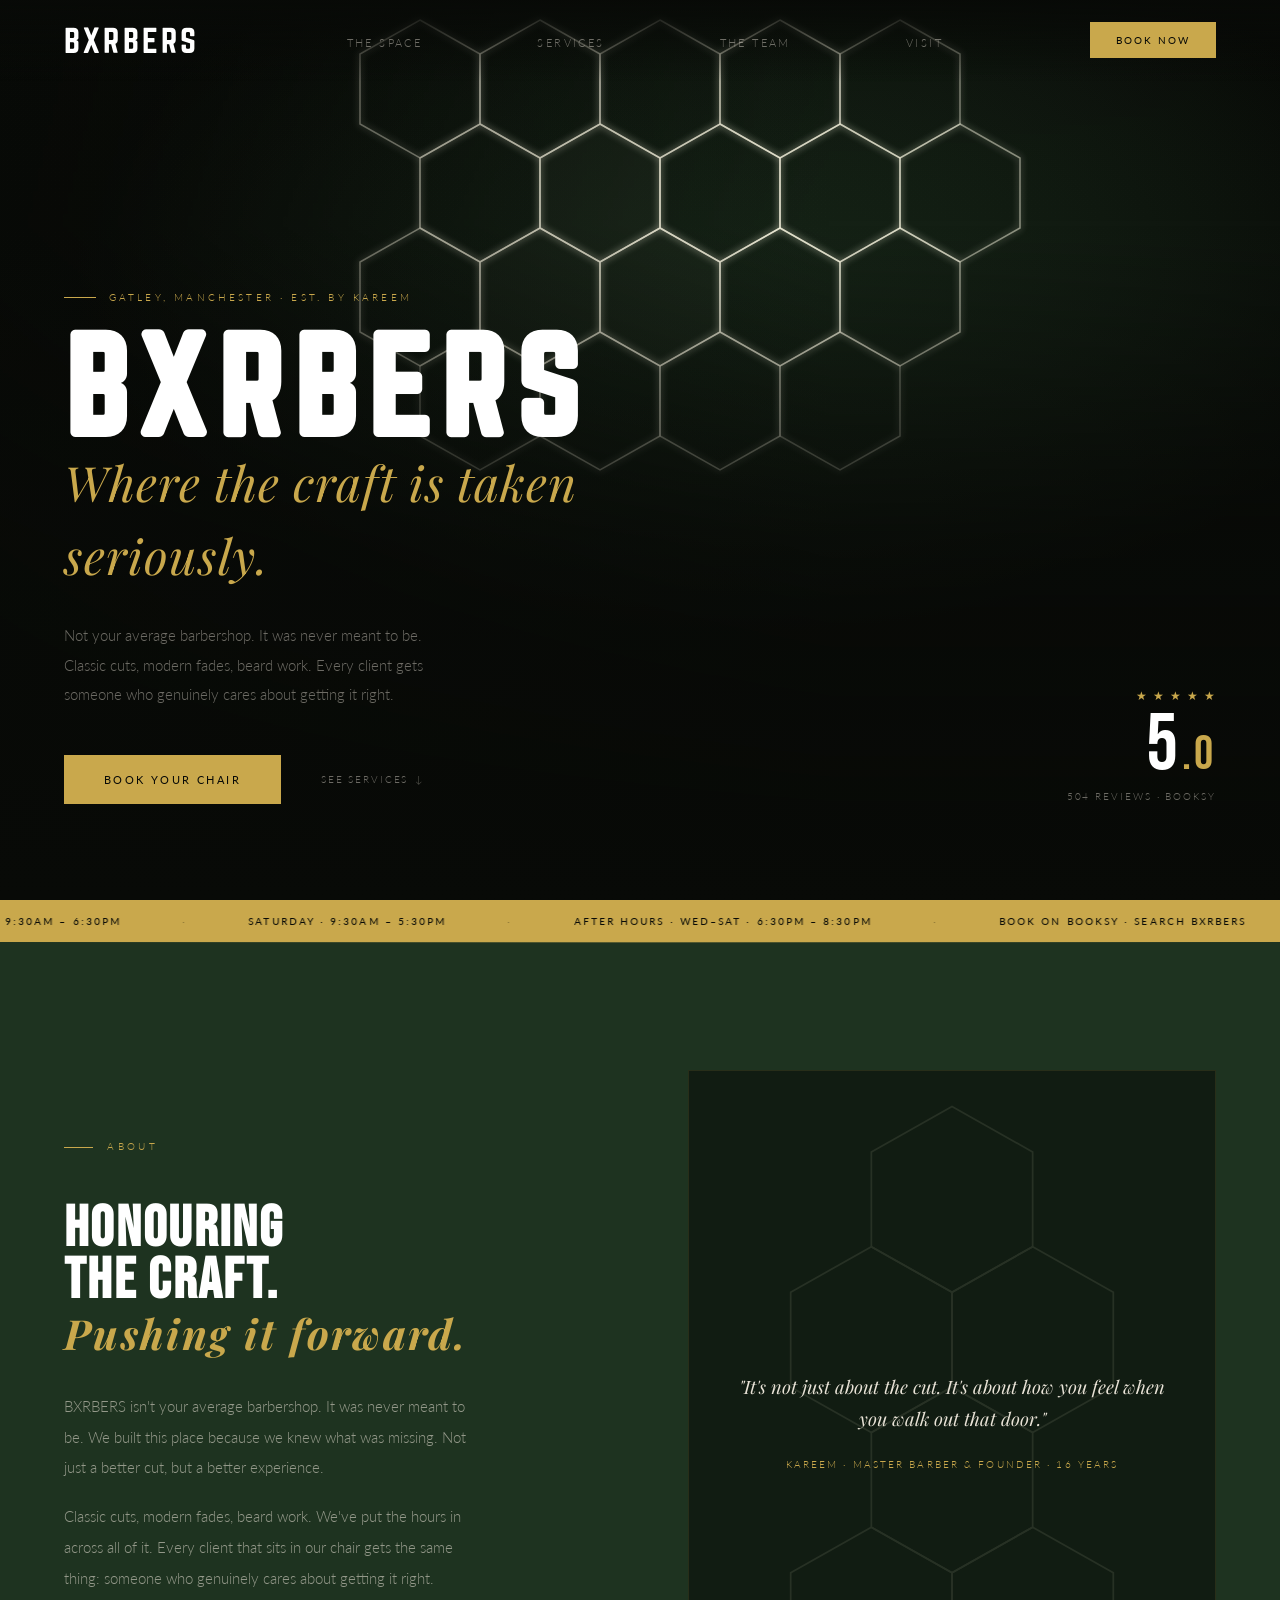
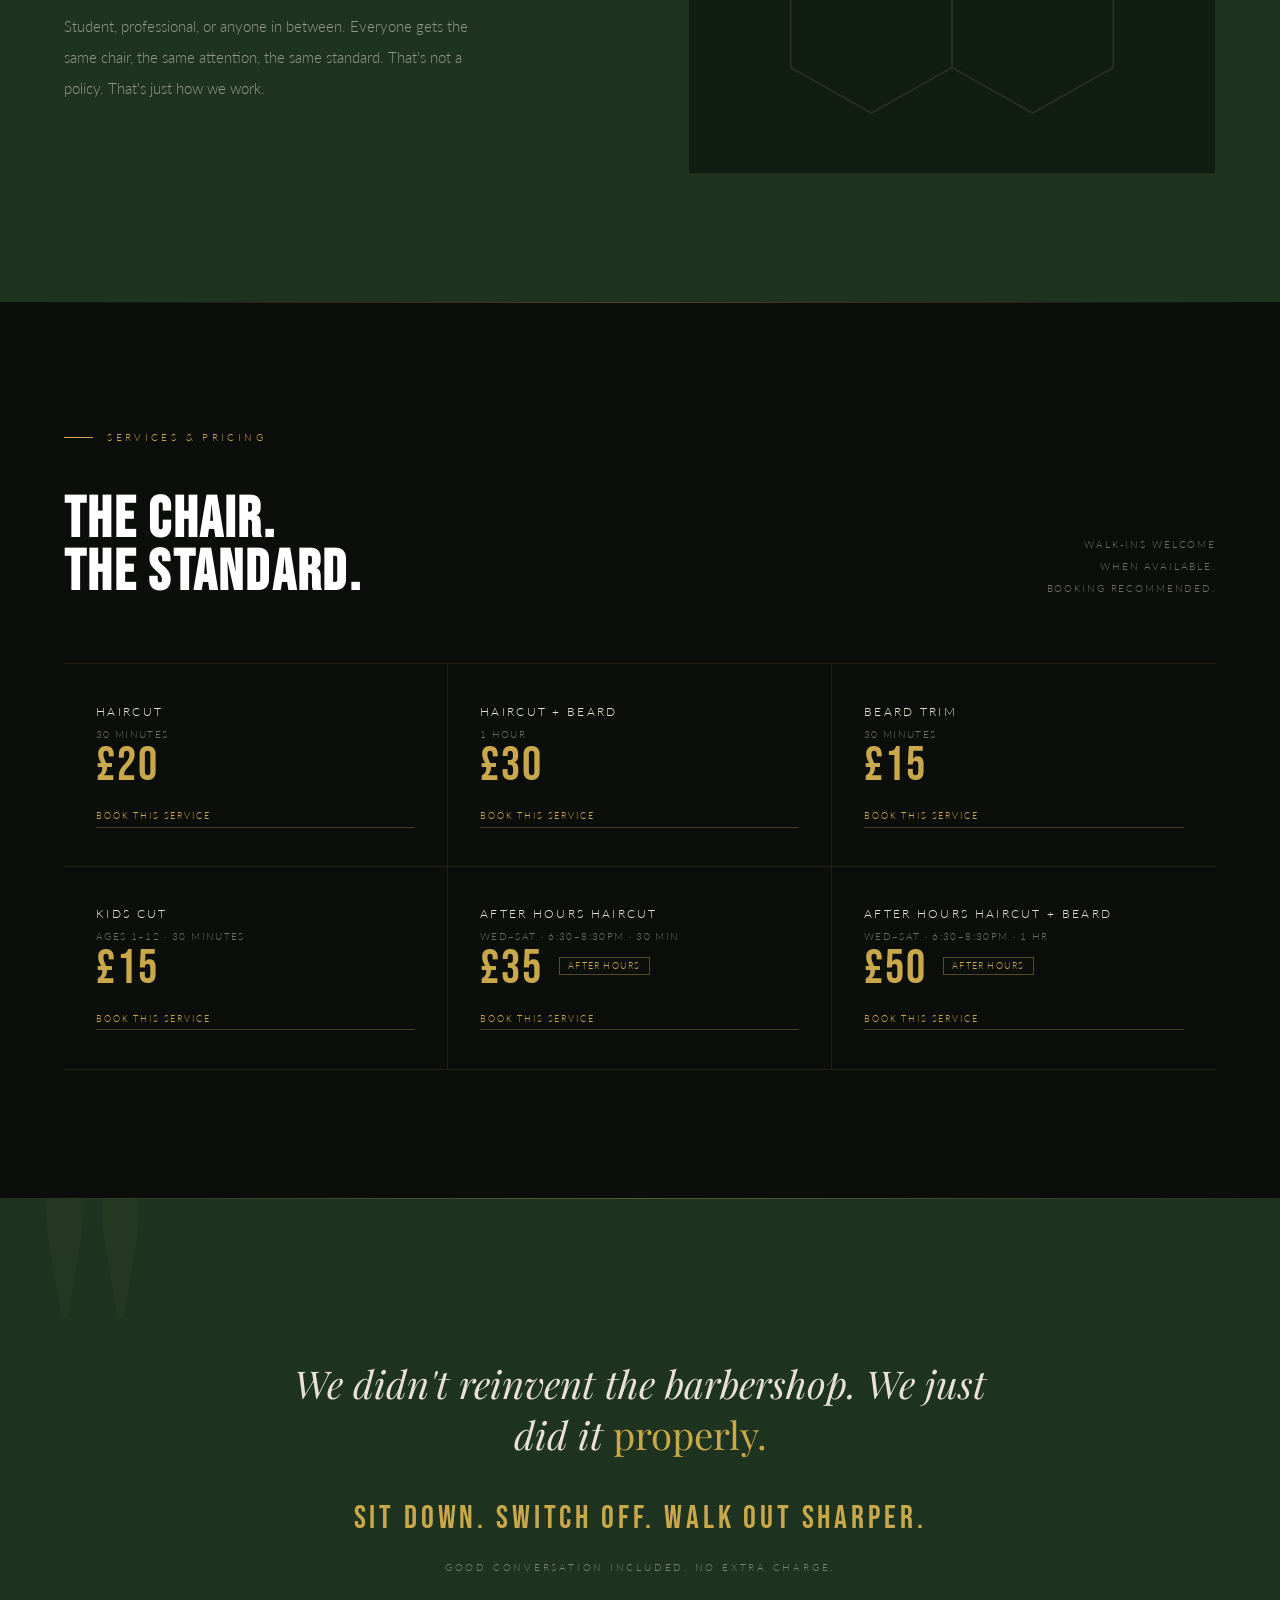
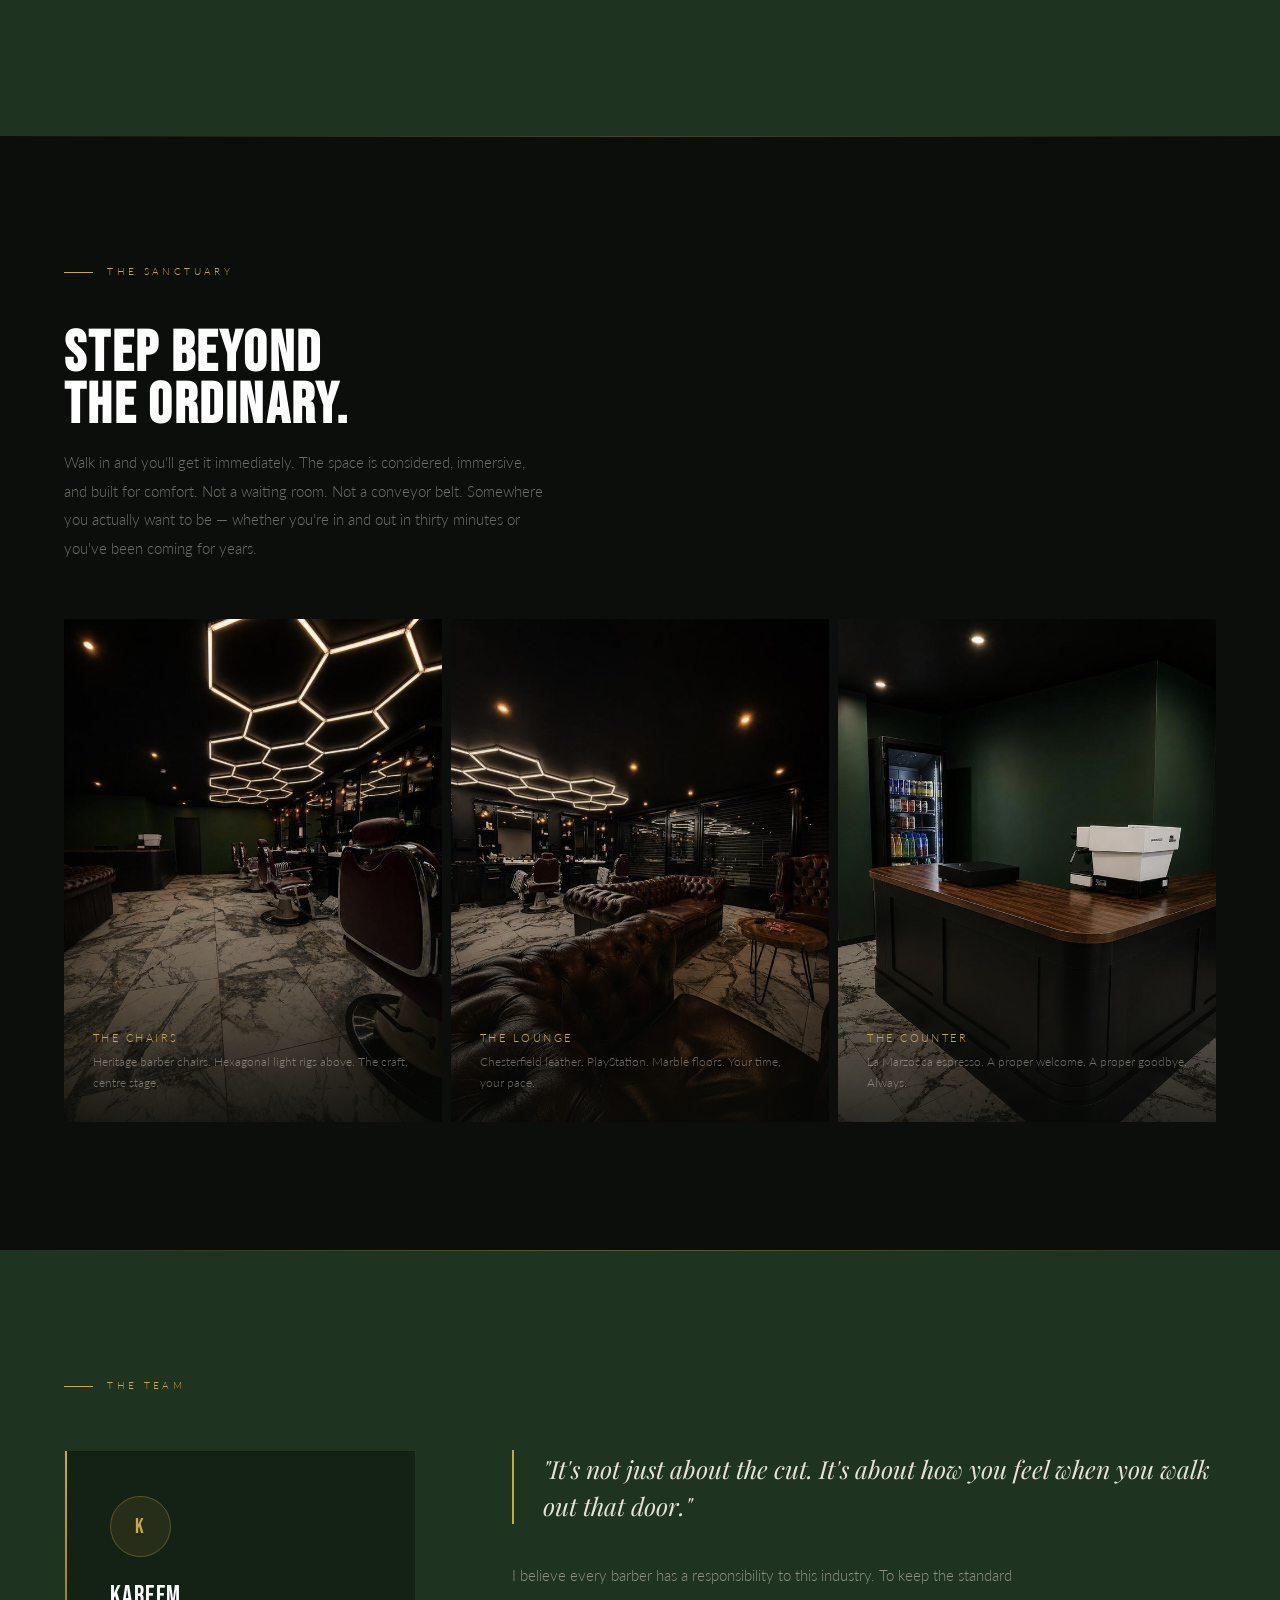
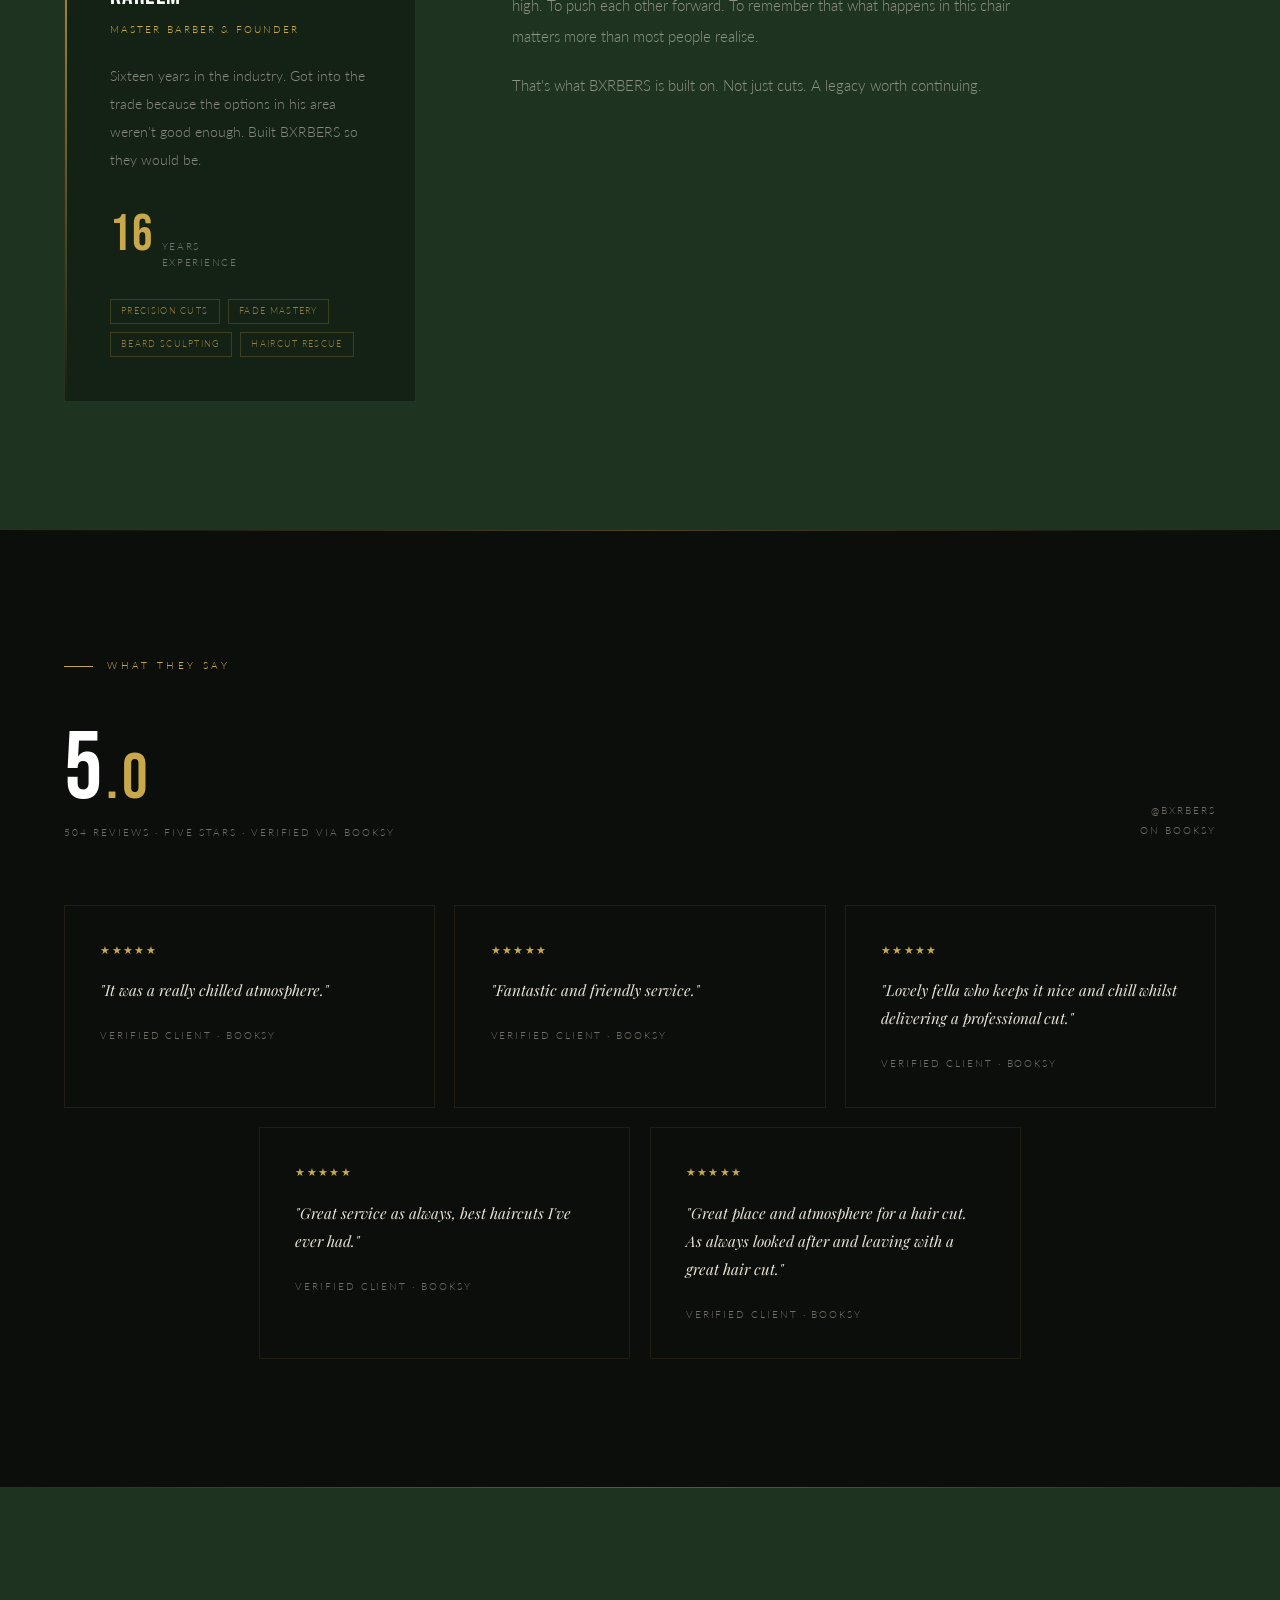
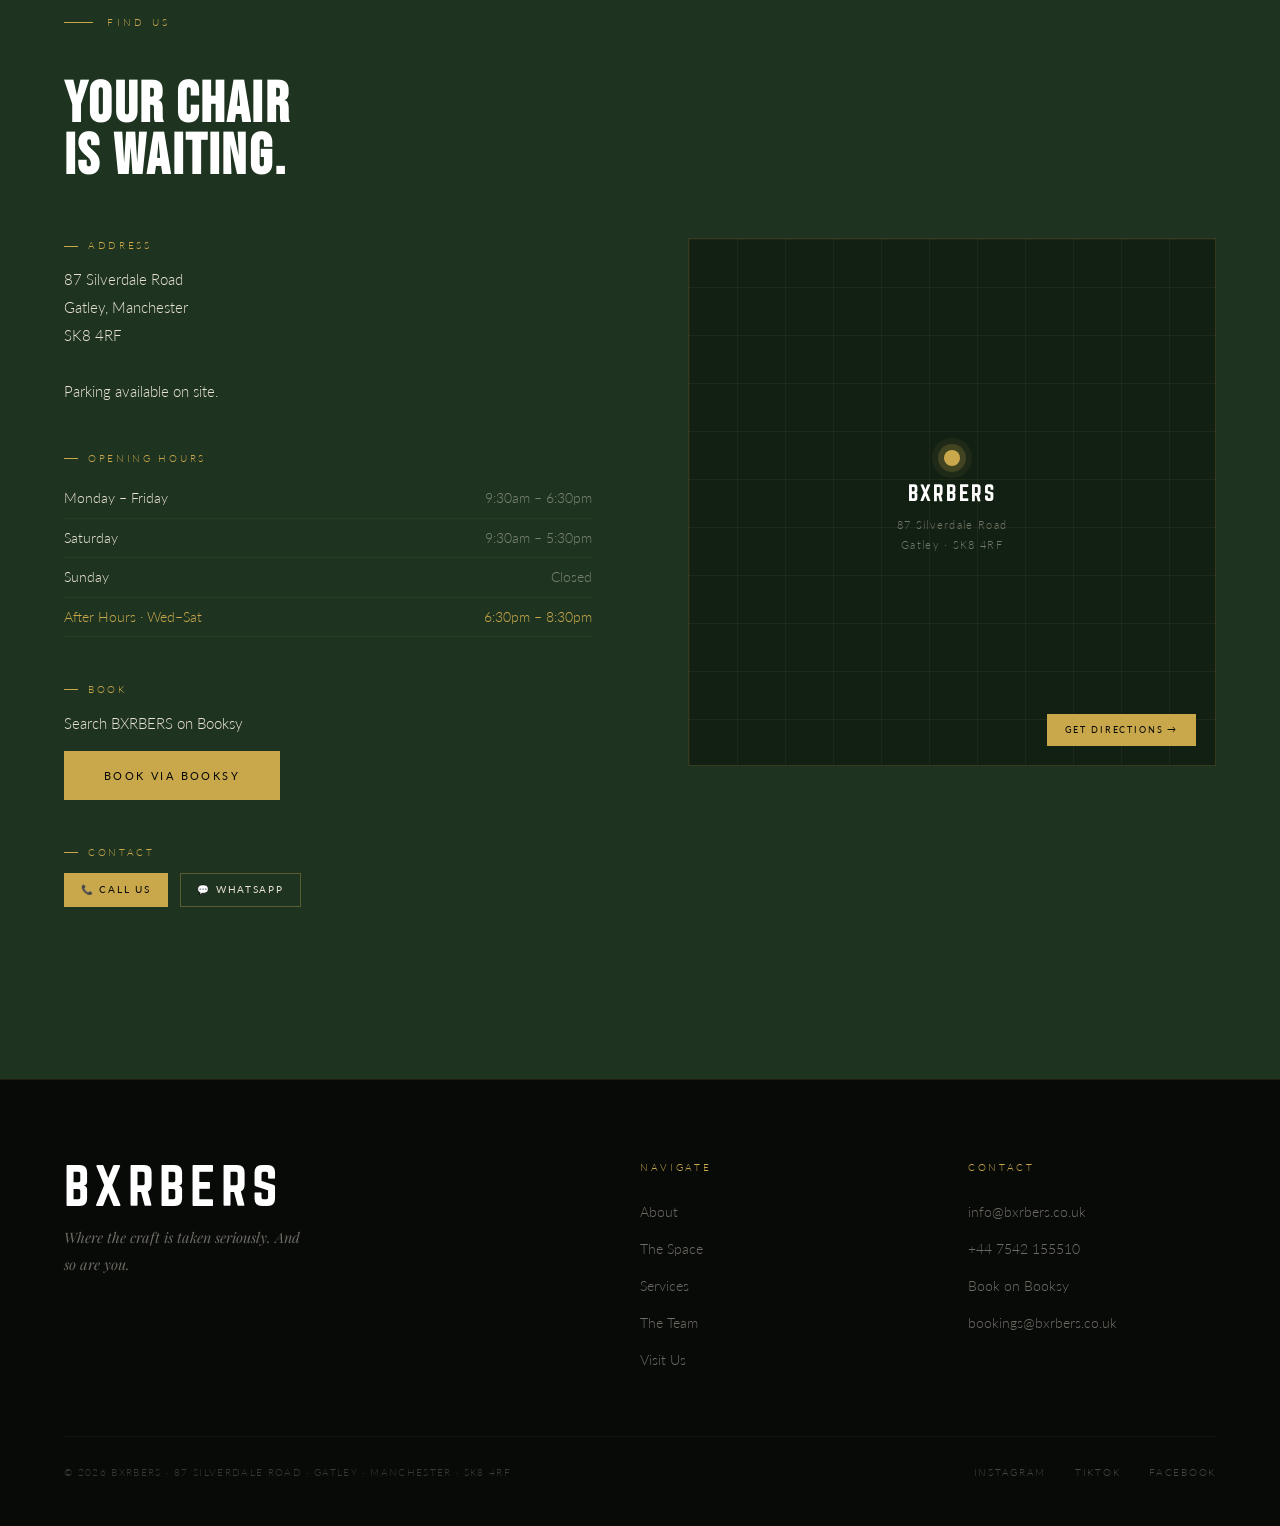
<file: index.html>
<!DOCTYPE html>
<html lang="en">
<head>
<meta charset="UTF-8">
<meta name="viewport" content="width=device-width, initial-scale=1.0">
<title>BXRBERS · Premium Barbershop in Gatley, Manchester</title>
<meta name="description" content="BXRBERS — Gatley's highest-rated barbershop. Classic cuts, modern fades, beard work. 5.0 stars from 504 reviews on Booksy. Book online or walk in. 87 Silverdale Road, Gatley, SK8 4RF.">
<meta name="keywords" content="barber Gatley, barbershop Gatley, barber Cheadle, barber Stockport, fade haircut Gatley, beard trim Gatley, kids barber Gatley, best barber Manchester, 5 star barber Gatley">
<meta name="robots" content="index, follow">
<link rel="canonical" href="https://www.bxrbers.co.uk">
<meta property="og:title" content="BXRBERS · Premium Barbershop in Gatley, Manchester">
<meta property="og:description" content="Where the craft is taken seriously. And so are you. 5.0 stars · 504 reviews · 87 Silverdale Road, Gatley.">
<meta property="og:type" content="business.business">
<meta property="og:url" content="https://www.bxrbers.co.uk">
<meta property="og:locale" content="en_GB">
<meta name="twitter:card" content="summary_large_image">
<meta name="twitter:title" content="BXRBERS · Gatley, Manchester">
<meta name="twitter:description" content="Where the craft is taken seriously. And so are you.">
<link rel="icon" type="image/svg+xml" href="[data-uri]">
<link rel="preconnect" href="https://fonts.googleapis.com">
<link rel="preconnect" href="https://fonts.gstatic.com" crossorigin>
<link href="https://fonts.googleapis.com/css2?family=Bebas+Neue&family=Lato:wght@300;400&family=Playfair+Display:ital,wght@0,400;1,400&display=swap" rel="stylesheet">
<style>
@font-face {
  font-family: 'Norwester';
  src: url('[data-uri]') format('opentype');
  font-weight: normal;
  font-style: normal;
}
*, *::before, *::after { margin:0; padding:0; box-sizing:border-box; }

:root {
  --black: #080a07;
  --green: #1e3320;
  --green-mid: #2a4530;
  --gold: #c9a84c;
  --gold-dim: rgba(201,168,76,0.25);
  --oxblood: #5c1a1a;
  --cream: #e8e2d6;
  --muted: rgba(232,226,214,0.45);
}

html { scroll-behavior: smooth; }

body {
  background: var(--black);
  color: var(--cream);
  font-family: 'Lato', sans-serif;
  font-weight: 300;
  line-height: 1.6;
  overflow-x: hidden;
}

/* ── NAV ── */
nav {
  position: fixed; top:0; left:0; right:0; z-index:200;
  display: flex; justify-content: space-between; align-items: center;
  padding: 1.4rem 4rem;
  background: linear-gradient(to bottom, rgba(8,10,7,0.97) 0%, transparent 100%);
  transition: background 0.4s;
}
.nav-wordmark {
  font-family: 'Norwester', 'Bebas Neue', sans-serif;
  font-weight: normal;
  font-size: 2rem;
  letter-spacing: 0.1em;
  color: #fff;
  text-decoration: none;
  line-height: 1;
}
.nav-links { display:flex; gap:0; list-style:none; flex:1; justify-content:space-evenly; padding:0 2rem; }
.nav-links a {
  font-size: 0.68rem;
  letter-spacing: 0.22em;
  text-transform: uppercase;
  color: var(--muted);
  text-decoration: none;
  transition: color 0.2s;
}
.nav-links a:hover { color: var(--gold); }
.nav-cta {
  font-size: 0.65rem;
  letter-spacing: 0.2em;
  text-transform: uppercase;
  background: var(--gold);
  color: #080a07;
  padding: 0.6rem 1.6rem;
  text-decoration: none;
  font-weight: 400;
  transition: background 0.2s;
}
.nav-cta:hover { background: var(--cream); }

/* ── HERO ── */
.hero {
  min-height: 100vh;
  display: flex;
  flex-direction: column;
  justify-content: flex-end;
  position: relative;
  overflow: hidden;
  padding: 0 4rem 6rem;
}
.hex-canvas {
  position: absolute;
  top: 0; left: 0; right: 0;
  height: 78%;
  z-index: 0;
}
.hero-gradient {
  position: absolute; inset: 0;
  background:
    linear-gradient(to bottom, rgba(8,10,7,0.1) 0%, rgba(8,10,7,0.0) 25%, rgba(8,10,7,0.65) 60%, rgba(8,10,7,1) 100%),
    linear-gradient(to right, rgba(8,10,7,0.65) 0%, transparent 65%);
  z-index: 1;
}
.hero-content {
  position: relative; z-index: 2;
  max-width: 680px;
}
@keyframes riseIn {
  from { opacity:0; transform: translateY(28px); }
  to   { opacity:1; transform: translateY(0); }
}
@keyframes heroFloat {
  0%,100% { transform: translateY(0px); }
  50%      { transform: translateY(-8px); }
}
@keyframes heroStatFloat {
  0%,100% { transform: translateY(0px); }
  50%      { transform: translateY(-5px); }
}
.hero-content { animation: riseIn 1s ease 0.3s both, heroFloat 7s ease-in-out 1.3s infinite; }
.hero-stat    { animation: riseIn 1s ease 0.9s both, heroStatFloat 9s ease-in-out 1.9s infinite; }

/* Ambient hex shimmer */
@keyframes hexShimmer {
  0%,100% { opacity: 0.65; }
  50%      { opacity: 1; }
}
.hex-canvas polygon { animation: hexShimmer 4s ease-in-out infinite; }
.hex-canvas polygon:nth-child(2)  { animation-delay: 0.4s; }
.hex-canvas polygon:nth-child(3)  { animation-delay: 0.8s; }
.hex-canvas polygon:nth-child(4)  { animation-delay: 1.2s; }
.hex-canvas polygon:nth-child(5)  { animation-delay: 1.6s; }
.hex-canvas polygon:nth-child(6)  { animation-delay: 0.6s; }
.hex-canvas polygon:nth-child(7)  { animation-delay: 1.0s; }
.hex-canvas polygon:nth-child(8)  { animation-delay: 1.4s; }
.hex-canvas polygon:nth-child(9)  { animation-delay: 1.8s; }
.hex-canvas polygon:nth-child(10) { animation-delay: 0.2s; }
.hex-canvas polygon:nth-child(11) { animation-delay: 0.9s; }
.hex-canvas polygon:nth-child(12) { animation-delay: 1.3s; }
.hex-canvas polygon:nth-child(13) { animation-delay: 0.5s; }
.hex-canvas polygon:nth-child(14) { animation-delay: 1.7s; }
.hex-canvas polygon:nth-child(15) { animation-delay: 0.3s; }
.hex-canvas polygon:nth-child(16) { animation-delay: 1.1s; }
.hex-canvas polygon:nth-child(17) { animation-delay: 0.7s; }
.hex-canvas polygon:nth-child(18) { animation-delay: 1.5s; }
.hex-canvas polygon:nth-child(19) { animation-delay: 0.1s; }
.hero-eyebrow {
  display: flex; align-items: center; gap: 0.8rem;
  font-size: 0.62rem;
  letter-spacing: 0.32em;
  text-transform: uppercase;
  color: var(--gold);
  margin-bottom: 1.6rem;
}
.hero-eyebrow::before {
  content:''; display:block;
  width:2rem; height:1px;
  background: var(--gold);
}
.hero-headline {
  font-family: 'Norwester', 'Bebas Neue', sans-serif;
  font-size: clamp(5rem, 10vw, 10rem);
  line-height: 0.86;
  letter-spacing: 0.08em;
  color: #fff;
  margin-bottom: 1.8rem;
}
.hero-headline .italic-line {
  font-family: 'Playfair Display', serif;
  font-style: italic;
  font-weight: 400;
  color: var(--gold);
  font-size: 0.38em;
  display: block;
  letter-spacing: 0.02em;
  line-height: 1.5;
  margin-top: 0.3rem;
}
.hero-sub {
  font-size: 0.95rem;
  color: var(--muted);
  line-height: 1.95;
  max-width: 44ch;
  margin-bottom: 2.8rem;
}
.hero-actions {
  display: flex; align-items: center; gap: 2.5rem;
}
.btn-book {
  font-size: 0.68rem;
  letter-spacing: 0.22em;
  text-transform: uppercase;
  background: var(--gold);
  color: #080a07;
  padding: 1rem 2.5rem;
  text-decoration: none;
  font-weight: 400;
  display: inline-block;
  transition: all 0.2s;
}
.btn-book:hover { background: var(--cream); transform: translateY(-2px); }
.btn-ghost {
  font-size: 0.65rem;
  letter-spacing: 0.18em;
  text-transform: uppercase;
  color: var(--muted);
  text-decoration: none;
  transition: color 0.2s;
  display: flex; align-items: center; gap: 0.4rem;
}
.btn-ghost:hover { color: var(--cream); }
.btn-ghost::after { content: '↓'; }
.hero-stat {
  position: absolute;
  right: 4rem; bottom: 6rem; z-index: 2;
  text-align: right;
  pointer-events: none;
}
.hero-stat-stars { color: var(--gold); font-size: 0.75rem; letter-spacing: 0.12em; }
.hero-stat-num {
  font-family: 'Bebas Neue', sans-serif;
  font-size: 5rem;
  line-height: 1;
  color: #fff;
  letter-spacing: 0.04em;
}
.hero-stat-num span { color: var(--gold); font-size: 3rem; }
.hero-stat-label {
  font-size: 0.6rem;
  letter-spacing: 0.2em;
  text-transform: uppercase;
  color: var(--muted);
  margin-top: 0.2rem;
}

/* ── TICKER ── */
.strip {
  background: var(--gold);
  padding: 0;
  overflow: hidden;
  white-space: nowrap;
  height: 2.6rem;
  display: flex;
  align-items: center;
  cursor: grab;
  user-select: none;
}
.strip:active { cursor: grabbing; }
.strip-track {
  display: inline-flex;
  align-items: center;
  gap: 3.5rem;
  will-change: transform;
}
.strip span {
  font-size: 0.65rem;
  letter-spacing: 0.2em;
  text-transform: uppercase;
  color: #080a07;
  font-weight: 400;
  line-height: 1;
  white-space: nowrap;
}
.strip-sep { color: rgba(8,10,7,0.35) !important; }

/* ── SECTIONS ── */
section { padding: 8rem 4rem; }

/* ── SCROLL REVEAL ── */
.reveal { opacity: 0; transform: translateY(32px); transition: opacity 0.75s ease, transform 0.75s ease; }
.reveal.visible { opacity: 1; transform: translateY(0); }
.reveal-delay-1 { transition-delay: 0.1s; }
.reveal-delay-2 { transition-delay: 0.22s; }
.reveal-delay-3 { transition-delay: 0.36s; }

/* ── WORD REVEAL ── */
.word-reveal .word { opacity: 0; transform: translateY(14px); display: inline-block; transition: opacity 0.35s ease, transform 0.35s ease; }
.word-reveal.visible .word { opacity: 1; transform: translateY(0); }

.section-label {
  font-size: 0.62rem;
  letter-spacing: 0.34em;
  text-transform: uppercase;
  color: var(--gold);
  margin-bottom: 3rem;
  display: flex; align-items: center; gap: 0.9rem;
}
.section-label::before {
  content:''; display:block;
  width:1.8rem; height:1px;
  background: var(--gold);
}

.section-divider {
  position: absolute; top:0; left:0; right:0; height:1px;
  background: linear-gradient(to right, transparent, rgba(201,168,76,0.35), transparent);
}

/* ── ABOUT ── */
.about {
  background: var(--green);
  position: relative;
}
.about-inner {
  display: grid;
  grid-template-columns: 1fr 1fr;
  gap: 6rem;
  align-items: center;
}
.about-headline {
  font-family: 'Bebas Neue', sans-serif;
  font-size: clamp(2.8rem, 4.5vw, 5rem);
  line-height: 0.9;
  letter-spacing: 0.04em;
  color: #fff;
  margin-bottom: 2rem;
}
.about-headline em {
  font-family: 'Playfair Display', serif;
  font-style: italic;
  color: var(--gold);
  font-size: 0.72em;
}
.about-body {
  font-size: 0.92rem;
  line-height: 2.1;
  color: rgba(232,226,214,0.58);
  max-width: 46ch;
}
.about-body p+p { margin-top: 1.1rem; }
.about-visual {
  aspect-ratio: 3/4;
  background: rgba(0,0,0,0.45);
  border: 1px solid rgba(201,168,76,0.12);
  position: relative;
  overflow: hidden;
  display: flex; align-items: center; justify-content: center;
}
.about-visual svg {
  position: absolute; inset:0;
  width:100%; height:100%;
  opacity: 0.09;
}
.about-visual-copy {
  position: relative; z-index:1;
  text-align: center; padding: 2.5rem;
}
.about-visual-copy blockquote {
  font-family: 'Playfair Display', serif;
  font-style: italic;
  font-size: 1.15rem;
  line-height: 1.75;
  color: var(--cream);
}
.about-visual-copy cite {
  display: block;
  margin-top: 1.4rem;
  font-size: 0.6rem;
  letter-spacing: 0.22em;
  text-transform: uppercase;
  color: var(--gold);
  font-style: normal;
}

/* ── SERVICES ── */
.services { background: #0c0e0b; position: relative; }
.services-head {
  display: flex;
  justify-content: space-between;
  align-items: flex-end;
  margin-bottom: 4rem;
}
.services-title {
  font-family: 'Bebas Neue', sans-serif;
  font-size: clamp(2.8rem, 4.5vw, 5rem);
  letter-spacing: 0.04em;
  color: #fff;
  line-height: 0.92;
}
.services-note {
  font-size: 0.65rem;
  letter-spacing: 0.18em;
  text-transform: uppercase;
  color: var(--muted);
  text-align: right;
  line-height: 2.1;
}
.services-grid {
  display: grid;
  grid-template-columns: repeat(3, 1fr);
  border-top: 1px solid rgba(201,168,76,0.12);
}
.svc {
  padding: 2.4rem 2rem;
  border-right: 1px solid rgba(201,168,76,0.12);
  border-bottom: 1px solid rgba(201,168,76,0.12);
  position: relative;
  transition: background 0.3s;
  cursor: pointer;
  display: flex;
  flex-direction: column;
}
.svc-price {
  font-family: 'Bebas Neue', sans-serif;
  font-size: 3rem;
  color: var(--gold);
  line-height: 1;
  letter-spacing: 0.04em;
  margin-top: auto;
}
.svc:nth-child(3n) { border-right: none; }
.svc:hover { background: rgba(201,168,76,0.04); }
.svc::after {
  content:'';
  position: absolute; bottom:0; left:0; right:0;
  height: 2px;
  background: var(--gold);
  transform: scaleX(0);
  transform-origin: left;
  transition: transform 0.35s ease;
}
.svc:hover::after { transform: scaleX(1); }
.svc-name {
  font-size: 0.72rem;
  letter-spacing: 0.2em;
  text-transform: uppercase;
  color: var(--cream);
  margin-bottom: 0.35rem;
}
.svc-dur {
  font-size: 0.6rem;
  letter-spacing: 0.14em;
  text-transform: uppercase;
  color: var(--muted);
  margin-bottom: 0;
}
.svc-book {
  display: inline-block;
  margin-top: 1.2rem;
  font-size: 0.58rem;
  letter-spacing: 0.2em;
  text-transform: uppercase;
  color: var(--gold);
  text-decoration: none;
  border-bottom: 1px solid rgba(201,168,76,0.3);
  padding-bottom: 0.15rem;
  transition: border-color 0.2s, color 0.2s;
}
.svc-book::before {
  content: '';
  position: absolute;
  inset: 0;
  z-index: 1;
}
.svc-book:hover { color: var(--cream); border-color: var(--cream); }
.after-badge {
  display: inline-block;
  font-size: 0.55rem;
  letter-spacing: 0.14em;
  text-transform: uppercase;
  border: 1px solid rgba(201,168,76,0.4);
  color: var(--gold);
  padding: 0.2rem 0.5rem;
  margin-left: 0.4rem;
  vertical-align: middle;
  font-family: 'Lato', sans-serif;
}

/* ── PULL QUOTE ── */
.pullquote {
  background: var(--green);
  position: relative;
  padding: 10rem 4rem;
  text-align: center;
  overflow: hidden;
}
.pullquote-mark {
  font-family: 'Playfair Display', serif;
  font-size: 32rem;
  line-height: 0.7;
  color: rgba(201,168,76,0.035);
  position: absolute;
  top: -2rem; left: 1rem;
  pointer-events: none;
  user-select: none;
}
.pq-text {
  font-family: 'Playfair Display', serif;
  font-style: italic;
  font-size: clamp(1.7rem, 3vw, 2.8rem);
  line-height: 1.35;
  color: var(--cream);
  max-width: 720px;
  margin: 0 auto 2rem;
  position: relative; z-index:1;
}
.pq-text strong { color: var(--gold); font-style: normal; font-weight: 400; }
.pq-subline {
  font-family: 'Bebas Neue', sans-serif;
  font-size: clamp(1.4rem, 2.5vw, 2rem);
  letter-spacing: 0.12em;
  color: var(--gold);
  margin-bottom: 1rem;
  position: relative; z-index:1;
}
.pq-attr {
  font-size: 0.62rem;
  letter-spacing: 0.28em;
  text-transform: uppercase;
  color: var(--muted);
  position: relative; z-index:1;
}

/* ── SPACE ── */
.space { background: #0c0e0b; position: relative; }
.space-intro {
  max-width: 54ch;
  font-size: 0.92rem;
  color: var(--muted);
  line-height: 1.95;
  margin-top: 1rem;
  margin-bottom: 3.5rem;
}
.space-grid {
  display: grid;
  grid-template-columns: repeat(3, 1fr);
  gap: 0.6rem;
}
.space-card {
  aspect-ratio: 3/4;
  position: relative;
  overflow: hidden;
  display: flex; align-items: flex-end;
  padding: 1.8rem;
  border: none;
  transition: transform 0.4s;
  cursor: pointer;
  background-color: #080a07;
}
.space-card:hover { transform: translateY(-4px); }
.space-card.chairs { background-image: url("[data-uri]"); background-size: cover; background-position: center top; center top; }
.space-card.lounge { background-image: url("[data-uri]"); background-size: cover; background-position: center top; center top; }
.space-card.counter { background-image: url("[data-uri]"); background-size: cover; background-position: center top; center top; }

.space-card-overlay {
  position: absolute; inset:0;
  z-index: 1;
  background: linear-gradient(to top, rgba(8,10,7,0.82) 0%, rgba(8,10,7,0.15) 50%, transparent 100%);
  pointer-events: none;
}
.sc-label { position: relative; z-index:3; }
.sc-label-title {
  font-size: 0.7rem;
  letter-spacing: 0.22em;
  text-transform: uppercase;
  color: var(--gold);
  margin-bottom: 0.3rem;
}
.sc-label-desc {
  font-size: 0.78rem;
  color: var(--muted);
  line-height: 1.65;
}

/* ── TEAM ── */
.team { background: var(--green); position: relative; }
.team-grid {
  display: grid;
  grid-template-columns: 1fr 2fr;
  gap: 6rem;
  align-items: start;
  margin-top: 3.5rem;
}
.team-card {
  background: rgba(0,0,0,0.35);
  border: 1px solid rgba(201,168,76,0.12);
  padding: 2.8rem;
  position: relative;
}
.team-card::before {
  content:'';
  position: absolute; top:0; left:0;
  width:2px; height:100%;
  background: linear-gradient(to bottom, var(--gold), transparent);
}
.tc-initial {
  width: 3.8rem; height: 3.8rem;
  border-radius: 50%;
  background: rgba(201,168,76,0.1);
  border: 1px solid rgba(201,168,76,0.3);
  display: flex; align-items: center; justify-content: center;
  font-family: 'Bebas Neue', sans-serif;
  font-size: 1.3rem;
  letter-spacing: 0.06em;
  color: var(--gold);
  margin-bottom: 1.3rem;
}
.tc-name {
  font-family: 'Bebas Neue', sans-serif;
  font-size: 1.6rem;
  letter-spacing: 0.06em;
  color: #fff;
  margin-bottom: 0.25rem;
}
.tc-title {
  font-size: 0.6rem;
  letter-spacing: 0.22em;
  text-transform: uppercase;
  color: var(--gold);
  margin-bottom: 1.5rem;
}
.tc-bio {
  font-size: 0.88rem;
  line-height: 2;
  color: rgba(232,226,214,0.55);
}
.tc-years {
  display: flex; align-items: baseline; gap: 0.5rem;
  margin-top: 2.2rem;
}
.tc-years-num {
  font-family: 'Bebas Neue', sans-serif;
  font-size: 3.2rem;
  line-height: 1;
  color: var(--gold);
  letter-spacing: 0.04em;
}
.tc-years-label {
  font-size: 0.6rem;
  letter-spacing: 0.16em;
  text-transform: uppercase;
  color: var(--muted);
  line-height: 1.6;
}
.tc-tags {
  display: flex; flex-wrap: wrap; gap: 0.5rem;
  margin-top: 1.8rem;
}
.tc-tag {
  font-size: 0.58rem;
  letter-spacing: 0.14em;
  text-transform: uppercase;
  border: 1px solid rgba(201,168,76,0.22);
  color: rgba(201,168,76,0.7);
  padding: 0.25rem 0.65rem;
}
.team-right blockquote {
  font-family: 'Playfair Display', serif;
  font-style: italic;
  font-size: 1.55rem;
  line-height: 1.5;
  color: var(--cream);
  border-left: 2px solid var(--gold);
  padding-left: 1.8rem;
  margin-bottom: 2.2rem;
}
.team-right p {
  font-size: 0.92rem;
  line-height: 2.1;
  color: rgba(232,226,214,0.55);
  max-width: 58ch;
}
.team-right p+p { margin-top: 1.1rem; }

/* ── REVIEWS ── */
.reviews { background: #0c0e0b; position: relative; }
.reviews-meta {
  display: flex; justify-content: space-between; align-items: flex-end;
  margin-bottom: 4rem;
}
.reviews-score {
  font-family: 'Bebas Neue', sans-serif;
  font-size: 6rem;
  letter-spacing: 0.04em;
  color: #fff;
  line-height: 1;
}
.reviews-score span { color: var(--gold); font-size: 4rem; }
.reviews-sub {
  font-size: 0.62rem;
  letter-spacing: 0.2em;
  text-transform: uppercase;
  color: var(--muted);
  margin-top: 0.4rem;
}
.reviews-source {
  font-size: 0.62rem;
  letter-spacing: 0.2em;
  text-transform: uppercase;
  color: var(--muted);
  text-align: right;
  line-height: 2;
}
.reviews-grid {
  display: grid;
  grid-template-columns: repeat(6, 1fr);
  gap: 1.2rem;
}
.review-card {
  grid-column: span 2;
  border: 1px solid rgba(201,168,76,0.1);
  padding: 2.2rem;
  transition: border-color 0.25s;
}
.review-card:nth-child(4) { grid-column: 2 / 4; }
.review-card:nth-child(5) { grid-column: 4 / 6; }
.review-card:hover { border-color: rgba(201,168,76,0.3); }
.rev-stars { color: var(--gold); font-size: 0.7rem; letter-spacing: 0.12em; margin-bottom: 1.1rem; }
.rev-text {
  font-family: 'Playfair Display', serif;
  font-style: italic;
  font-size: 0.95rem;
  line-height: 1.85;
  color: var(--cream);
  margin-bottom: 1.5rem;
}
.rev-author {
  font-size: 0.6rem;
  letter-spacing: 0.2em;
  text-transform: uppercase;
  color: var(--muted);
}

/* ── VISIT ── */
.visit { background: var(--green); position: relative; }
.visit-grid {
  display: grid;
  grid-template-columns: 1fr 1fr;
  gap: 6rem;
  margin-top: 3.5rem;
  align-items: start;
}
.visit-block { margin-bottom: 2.8rem; }
.visit-block-label {
  font-size: 0.6rem;
  letter-spacing: 0.28em;
  text-transform: uppercase;
  color: var(--gold);
  margin-bottom: 0.8rem;
  display: flex; align-items: center; gap: 0.6rem;
}
.visit-block-label::before {
  content:''; display:block;
  width:0.9rem; height:1px;
  background: var(--gold);
}
.visit-block-val {
  font-size: 0.92rem;
  line-height: 1.9;
  color: var(--cream);
}
.hours-row {
  display: flex; justify-content: space-between;
  font-size: 0.88rem;
  color: var(--muted);
  border-bottom: 1px solid rgba(201,168,76,0.08);
  padding: 0.5rem 0;
}
.hours-row .day { color: var(--cream); }
.hours-row.after { color: var(--gold); }
.hours-row.after .day { color: var(--gold); }
.visit-map {
  border: 1px solid rgba(201,168,76,0.2);
  aspect-ratio: 1;
  position: relative;
  overflow: hidden;
  display: flex;
  align-items: center;
  justify-content: center;
  background: rgba(0,0,0,0.4);
  cursor: pointer;
  text-decoration: none;
}
.visit-map:hover .map-overlay-btn { background: var(--cream); }
.map-grid {
  position: absolute; inset:0;
  background-image:
    linear-gradient(rgba(201,168,76,0.07) 1px, transparent 1px),
    linear-gradient(90deg, rgba(201,168,76,0.07) 1px, transparent 1px);
  background-size: 3rem 3rem;
}
.map-pin { position: relative; z-index:1; text-align: center; }
.map-dot {
  width: 1rem; height: 1rem;
  background: var(--gold);
  border-radius: 50%;
  margin: 0 auto 0.6rem;
  box-shadow: 0 0 0 6px rgba(201,168,76,0.2), 0 0 0 12px rgba(201,168,76,0.07);
  animation: mapPulse 2.4s ease infinite;
}
@keyframes mapPulse {
  0%,100% { box-shadow: 0 0 0 6px rgba(201,168,76,0.2), 0 0 0 12px rgba(201,168,76,0.07); }
  50%      { box-shadow: 0 0 0 10px rgba(201,168,76,0.14), 0 0 0 20px rgba(201,168,76,0.04); }
}
.map-label {
  font-family: 'Norwester', 'Bebas Neue', sans-serif;
  letter-spacing: 0.1em;
  font-size: 1.3rem;
  color: #fff;
}
.map-addr {
  font-size: 0.68rem;
  letter-spacing: 0.12em;
  color: var(--muted);
  margin-top: 0.4rem;
  line-height: 1.8;
}
.map-overlay-btn {
  position: absolute; bottom: 1.2rem; right: 1.2rem; z-index:2;
  font-size: 0.58rem;
  letter-spacing: 0.2em;
  text-transform: uppercase;
  background: var(--gold);
  color: #080a07;
  padding: 0.55rem 1.1rem;
  text-decoration: none;
  font-weight: 400;
  font-family: 'Lato', sans-serif;
  transition: background 0.2s;
}

/* Contact action button */
.contact-action {
  display: flex;
  gap: 0.8rem;
  margin-top: 0.6rem;
  flex-wrap: wrap;
}
.contact-btn {
  font-size: 0.6rem;
  letter-spacing: 0.18em;
  text-transform: uppercase;
  padding: 0.5rem 1rem;
  text-decoration: none;
  font-weight: 400;
  border: 1px solid rgba(201,168,76,0.35);
  color: var(--cream);
  transition: background 0.2s, border-color 0.2s;
  display: inline-flex;
  align-items: center;
  gap: 0.4rem;
}
.contact-btn:hover { background: rgba(201,168,76,0.08); border-color: var(--gold); }
.contact-btn.primary { background: var(--gold); color: #080a07; border-color: var(--gold); }
.contact-btn.primary:hover { background: var(--cream); border-color: var(--cream); }

/* ── FOOTER ── */
footer {
  background: #080a07;
  padding: 5rem 4rem 2.8rem;
  border-top: 1px solid rgba(201,168,76,0.12);
}
.footer-grid {
  display: grid;
  grid-template-columns: 2fr 1fr 1fr;
  gap: 5rem;
  margin-bottom: 4rem;
}
.footer-logo {
  font-family: 'Norwester', 'Bebas Neue', sans-serif;
  font-weight: normal;
  font-size: 3.2rem;
  letter-spacing: 0.1em;
  color: #fff;
  margin-bottom: 0.8rem;
  display: block;
  line-height: 1;
}
.footer-tagline {
  font-family: 'Playfair Display', serif;
  font-style: italic;
  font-size: 0.9rem;
  color: var(--muted);
  line-height: 1.85;
  max-width: 30ch;
}
.footer-col-title {
  font-size: 0.6rem;
  letter-spacing: 0.28em;
  text-transform: uppercase;
  color: var(--gold);
  margin-bottom: 1.4rem;
}
.footer-links { list-style: none; display: flex; flex-direction: column; gap: 0.7rem; }
.footer-links a {
  font-size: 0.85rem;
  color: var(--muted);
  text-decoration: none;
  transition: color 0.2s;
}
.footer-links a:hover { color: var(--cream); }
.footer-bottom {
  display: flex; justify-content: space-between; align-items: center;
  border-top: 1px solid rgba(201,168,76,0.08);
  padding-top: 1.8rem;
  font-size: 0.6rem;
  letter-spacing: 0.14em;
  text-transform: uppercase;
  color: rgba(232,226,214,0.22);
}
.footer-social { display: flex; gap: 1.8rem; }
.footer-social a {
  font-size: 0.6rem;
  letter-spacing: 0.18em;
  text-transform: uppercase;
  color: rgba(232,226,214,0.28);
  text-decoration: none;
  transition: color 0.2s;
}
.footer-social a:hover { color: var(--gold); }




/* ── SCROLL TO TOP ── */
.scroll-top {
  position: fixed;
  bottom: 2rem; right: 2rem;
  width: 2.8rem; height: 2.8rem;
  background: var(--gold);
  color: #080a07;
  border: none;
  cursor: pointer;
  display: flex; align-items: center; justify-content: center;
  font-size: 1rem;
  z-index: 190;
  opacity: 0;
  transform: translateY(10px);
  transition: opacity 0.3s, transform 0.3s, background 0.2s;
  pointer-events: none;
}
.scroll-top.visible {
  opacity: 1;
  transform: translateY(0);
  pointer-events: all;
}
.scroll-top:hover { background: var(--cream); }

/* ── HAMBURGER ── */
.nav-burger {
  display: none;
  flex-direction: column;
  gap: 5px;
  background: none;
  border: none;
  cursor: pointer;
  padding: 4px;
  z-index: 300;
}
.nav-burger span {
  display: block;
  width: 22px;
  height: 1.5px;
  background: var(--cream);
  transition: transform 0.3s, opacity 0.3s;
}
.nav-burger.open span:nth-child(1) { transform: translateY(6.5px) rotate(45deg); }
.nav-burger.open span:nth-child(2) { opacity: 0; }
.nav-burger.open span:nth-child(3) { transform: translateY(-6.5px) rotate(-45deg); }

.mobile-menu {
  display: none;
  position: fixed;
  inset: 0;
  background: rgba(8,10,7,0.98);
  z-index: 250;
  flex-direction: column;
  justify-content: center;
  align-items: center;
  opacity: 0;
  transition: opacity 0.3s;
}
.mobile-menu.open { opacity: 1; }
.mobile-menu ul { list-style: none; text-align: center; }
.mobile-menu ul li { margin-bottom: 2rem; }
.mob-link {
  font-family: 'Norwester', 'Bebas Neue', sans-serif;
  font-size: 2.8rem;
  letter-spacing: 0.08em;
  color: var(--cream);
  text-decoration: none;
  transition: color 0.2s;
}
.mob-link:hover { color: var(--gold); }
.mob-book {
  display: inline-block;
  margin-top: 1rem;
  font-size: 0.68rem;
  letter-spacing: 0.22em;
  text-transform: uppercase;
  background: var(--gold);
  color: #080a07;
  padding: 1rem 2.5rem;
  text-decoration: none;
  font-weight: 400;
}

@media (max-width: 768px) {
  .nav-burger { display: flex; }
  .nav-cta { display: none; }
}

/* ═══════════════════════════════════════════
   MOBILE — max-width 768px
   ═══════════════════════════════════════════ */
@media (max-width: 768px) {

  /* ── NAV ── */
  nav {
    padding: 1.1rem 1.4rem;
  }
  .nav-links { display: none; }
  .nav-cta {
    font-size: 0.6rem;
    padding: 0.55rem 1.1rem;
    letter-spacing: 0.15em;
  }

  /* ── HERO ── */
  .hero {
    padding: 0 1.4rem 4.5rem;
    min-height: 100svh;
  }
  .hero-headline {
    font-size: clamp(3.8rem, 18vw, 6rem);
    line-height: 0.88;
  }
  .hero-headline .italic-line {
    font-size: 0.45em;
  }
  .hero-sub {
    font-size: 0.88rem;
    max-width: 100%;
    margin-bottom: 2rem;
  }
  .hero-actions {
    flex-direction: column;
    align-items: flex-start;
    gap: 1.2rem;
  }
  .btn-book {
    font-size: 0.65rem;
    padding: 0.9rem 2rem;
    width: 100%;
    text-align: center;
  }
  .hero-stat {
    right: 1.4rem;
    bottom: 4.5rem;
  }
  .hero-stat-num { font-size: 3.2rem; }
  .hero-stat-num span { font-size: 2rem; }
  .hero-stat-label { font-size: 0.52rem; }


  .hero-stat {
    position: relative;
    right: auto; bottom: auto;
    text-align: left;
    margin-top: 2.5rem;
    animation: none;
  }
  .hero-stat-num { font-size: 2.8rem; }
  .hero-stat-num span { font-size: 1.8rem; }
  .hero-stat-stars { font-size: 0.65rem; }

  /* ── TICKER ── */
  .strip { height: 2.2rem; }
  .strip span { font-size: 0.6rem; letter-spacing: 0.15em; }

  /* ── SECTIONS ── */
  section { padding: 5rem 1.4rem; }

  /* ── ABOUT ── */
  .about-inner {
    grid-template-columns: 1fr;
    gap: 3rem;
  }
  .about-headline {
    font-size: clamp(2.4rem, 10vw, 3.5rem);
  }
  .about-body { max-width: 100%; }
  .about-visual {
    aspect-ratio: 4/3;
  }

  /* ── SERVICES ── */
  .services-head {
    flex-direction: column;
    align-items: flex-start;
    gap: 1rem;
    margin-bottom: 2.5rem;
  }
  .services-note { text-align: left; }
  .services-grid {
    grid-template-columns: 1fr 1fr;
  }
  .svc:nth-child(3n) { border-right: 1px solid rgba(201,168,76,0.12); }
  .svc:nth-child(2n) { border-right: none; }
  .svc { padding: 1.8rem 1.2rem; }
  .svc-price { font-size: 2.2rem; }

  /* ── PULL QUOTE ── */
  .pullquote { padding: 6rem 1.4rem; }
  .pullquote-mark {
    font-size: 18rem;
    top: -1rem;
    left: -0.5rem;
  }
  .pq-text {
    font-size: clamp(1.3rem, 5.5vw, 1.9rem);
  }
  .pq-subline {
    font-size: clamp(1.1rem, 4.5vw, 1.6rem);
  }

  /* ── SPACE ── */
  .space-grid {
    grid-template-columns: 1fr;
    gap: 0.6rem;
  }
  .space-card {
    aspect-ratio: 16/9;
  }
  .space-card.chairs,
  .space-card.lounge,
  .space-card.counter {
    background-position: center center;
  }

  /* ── TEAM ── */
  .team-grid {
    grid-template-columns: 1fr;
    gap: 2.5rem;
    margin-top: 2rem;
  }
  .team-right blockquote {
    font-size: 1.15rem;
  }
  .team-right p { max-width: 100%; }

  /* ── REVIEWS ── */
  .reviews-meta {
    flex-direction: column;
    align-items: flex-start;
    gap: 0.5rem;
    margin-bottom: 2.5rem;
  }
  .reviews-score { font-size: 4rem; }
  .reviews-score span { font-size: 2.8rem; }
  .reviews-source { text-align: left; }
  .reviews-grid {
    grid-template-columns: 1fr;
    gap: 1rem;
  }
  .review-card,
  .review-card:nth-child(4),
  .review-card:nth-child(5) {
    grid-column: 1 / -1;
  }

  /* ── VISIT ── */
  .visit-grid {
    grid-template-columns: 1fr;
    gap: 3rem;
  }
  .visit-map {
    aspect-ratio: 4/3;
  }
  .contact-action { flex-direction: row; }
  .contact-btn { flex: 1; text-align: center; justify-content: center; }

  /* ── FOOTER ── */
  footer { padding: 3.5rem 1.4rem 2rem; }
  .footer-grid {
    grid-template-columns: 1fr;
    gap: 2.5rem;
    margin-bottom: 2.5rem;
  }
  .footer-logo { font-size: 2.4rem; }
  .footer-bottom {
    flex-direction: column;
    gap: 1rem;
    text-align: center;
  }
  .footer-social { justify-content: center; }

}

/* ── SMALL PHONES (max 390px) ── */
@media (max-width: 390px) {
  .hero-headline { font-size: clamp(3.2rem, 16vw, 4.5rem); }
  .services-grid { grid-template-columns: 1fr; }
  .svc:nth-child(2n) { border-right: 1px solid rgba(201,168,76,0.12); }
  .svc:nth-child(1n) { border-right: none; }
}

</style>
  <script type="text/javascript" src="https://booksy.com/widget/code.js?id=38989&country=gb&lang=en"></script>
  <script>
  document.addEventListener("DOMContentLoaded", function() {

    // ── BOOKSY LINKS ──
    document.querySelectorAll(".btn-book,.nav-cta").forEach(function(el){
      el.addEventListener("click",function(e){
        e.preventDefault();
        window.open("https://booksy.com/en-gb/38989_bxrbers_barber-shop_41921_gatley","_blank");
      });
    });

    // ── TICKER: seamless JS-driven loop, pause on hover, drag to scrub ──
    (function() {
      const strip = document.querySelector('.strip');
      const track = document.querySelector('.strip-track');
      if (!strip || !track) return;

      // Clone children for seamless loop
      const originalItems = Array.from(track.children);
      originalItems.forEach(function(item) {
        track.appendChild(item.cloneNode(true));
      });

      let x = 0;
      let speed = 0.6; // px per frame
      let paused = false;
      let isDragging = false;
      let dragStartX = 0;
      let dragStartOffset = 0;
      let raf;

      function getHalfWidth() {
        return track.scrollWidth / 2;
      }

      function tick() {
        if (!paused && !isDragging) {
          x -= speed;
          const half = getHalfWidth();
          if (Math.abs(x) >= half) x = 0;
          track.style.transform = 'translateX(' + x + 'px)';
        }
        raf = requestAnimationFrame(tick);
      }
      raf = requestAnimationFrame(tick);

      // Pause on hover
      strip.addEventListener('mouseenter', function() { paused = true; });
      strip.addEventListener('mouseleave', function() { if (!isDragging) paused = false; });

      // Drag to scrub
      strip.addEventListener('mousedown', function(e) {
        isDragging = true;
        dragStartX = e.clientX;
        dragStartOffset = x;
        strip.style.cursor = 'grabbing';
      });
      window.addEventListener('mousemove', function(e) {
        if (!isDragging) return;
        const delta = e.clientX - dragStartX;
        x = dragStartOffset + delta;
        const half = getHalfWidth();
        if (x > 0) x = -half + x;
        if (Math.abs(x) >= half) x = x % -half;
        track.style.transform = 'translateX(' + x + 'px)';
      });
      window.addEventListener('mouseup', function() {
        if (isDragging) {
          isDragging = false;
          strip.style.cursor = 'grab';
          paused = false;
        }
      });

      // Click sound (subtle tick using AudioContext)
      let audioCtx;
      function playTick() {
        try {
          if (!audioCtx) audioCtx = new (window.AudioContext || window.webkitAudioContext)();
          const osc = audioCtx.createOscillator();
          const gain = audioCtx.createGain();
          osc.connect(gain); gain.connect(audioCtx.destination);
          osc.type = 'square';
          osc.frequency.setValueAtTime(1200, audioCtx.currentTime);
          gain.gain.setValueAtTime(0.018, audioCtx.currentTime);
          gain.gain.exponentialRampToValueAtTime(0.0001, audioCtx.currentTime + 0.04);
          osc.start(); osc.stop(audioCtx.currentTime + 0.04);
        } catch(e) {}
      }

      // Haptic vibration when dragging crosses a segment boundary
      let lastSegment = 0;
      window.addEventListener('mousemove', function(e) {
        if (!isDragging) return;
        const segW = 200;
        const seg = Math.floor(Math.abs(x) / segW);
        if (seg !== lastSegment) {
          lastSegment = seg;
          playTick();
          if (navigator.vibrate) navigator.vibrate(8);
        }
      });
    })();

    // ── SCROLL REVEAL ──
    const reveals = document.querySelectorAll('.reveal');
    const revealObs = new IntersectionObserver(function(entries) {
      entries.forEach(function(e) {
        if (e.isIntersecting) { e.target.classList.add('visible'); revealObs.unobserve(e.target); }
      });
    }, { threshold: 0.15 });
    reveals.forEach(function(el) { revealObs.observe(el); });

    // ── WORD REVEAL ──
    document.querySelectorAll('.word-reveal').forEach(function(el) {
      // Wrap each word (preserve <strong> tags)
      el.innerHTML = el.innerHTML.replace(/(<[^>]+>)|([^<\s][^<]*[^<\s]|[^<\s])/g, function(match, tag, text) {
        if (tag) return tag;
        return text.split(' ').map(function(w) {
          return '<span class="word">' + w + '</span>';
        }).join(' ');
      });
      const wordEls = el.querySelectorAll('.word');
      const obs = new IntersectionObserver(function(entries) {
        entries.forEach(function(entry) {
          if (entry.isIntersecting) {
            el.classList.add('visible');
            wordEls.forEach(function(w, i) {
              setTimeout(function() { w.style.opacity = '1'; w.style.transform = 'translateY(0)'; }, i * 55);
            });
            obs.unobserve(el);
          }
        });
      }, { threshold: 0.3 });
      obs.observe(el);
    });


    // ── SCROLL TO TOP ──
    const scrollBtn = document.getElementById('scrollTop');
    window.addEventListener('scroll', function() {
      if (window.scrollY > 600) {
        scrollBtn.classList.add('visible');
      } else {
        scrollBtn.classList.remove('visible');
      }
    });
    scrollBtn.addEventListener('click', function() {
      window.scrollTo({ top: 0, behavior: 'smooth' });
    });

    // ── HAMBURGER MENU ──
    const burger = document.getElementById('navBurger');
    const mobileMenu = document.getElementById('mobileMenu');
    if (burger && mobileMenu) {
      burger.addEventListener('click', function() {
        const isOpen = mobileMenu.style.display === 'flex';
        if (isOpen) {
          mobileMenu.classList.remove('open');
          burger.classList.remove('open');
          setTimeout(function() { mobileMenu.style.display = 'none'; }, 300);
        } else {
          mobileMenu.style.display = 'flex';
          requestAnimationFrame(function() { mobileMenu.classList.add('open'); burger.classList.add('open'); });
        }
      });
      document.querySelectorAll('.mob-link').forEach(function(link) {
        link.addEventListener('click', function() {
          mobileMenu.classList.remove('open');
          burger.classList.remove('open');
          setTimeout(function() { mobileMenu.style.display = 'none'; }, 300);
        });
      });
    }


    document.querySelectorAll('.space-card').forEach(function(card) {
      card.addEventListener('mouseenter', function() {
        if (navigator.vibrate) navigator.vibrate(12);
      });
    });

    // ── SERVICES: haptic on card switch ──
    document.querySelectorAll('.svc').forEach(function(svc) {
      svc.addEventListener('mouseenter', function() {
        if (navigator.vibrate) navigator.vibrate(6);
      });
    });

  });
  </script>

<!-- ─────────────────────────────────────────────────────────────
     JSON-LD STRUCTURED DATA · feeds Google's knowledge panel,
     map pack, and rich results. Everything below is first-party
     truth about BXRBERS Gatley. If you change hours, prices,
     services, address, or phone number anywhere, change it here too.
     ───────────────────────────────────────────────────────────── -->
<script type="application/ld+json">
{
  "@context": "https://schema.org",
  "@graph": [
    {
      "@type": "BarberShop",
      "@id": "https://www.bxrbers.co.uk/#barbershop",
      "name": "BXRBERS",
      "alternateName": ["BXRBERS Gatley", "BXRBERS Barbershop"],
      "description": "Premium barbershop in Gatley, Manchester. Classic cuts, modern fades, beard work. Where the craft is taken seriously. And so are you.",
      "url": "https://www.bxrbers.co.uk",
      "telephone": "+447542155510",
      "email": "info@bxrbers.co.uk",
      "image": [
        "https://www.bxrbers.co.uk/og-image.jpg"
      ],
      "priceRange": "££",
      "currenciesAccepted": "GBP",
      "paymentAccepted": "Cash, Credit Card, Debit Card, Contactless",
      "address": {
        "@type": "PostalAddress",
        "streetAddress": "87 Silverdale Road",
        "addressLocality": "Gatley",
        "addressRegion": "Greater Manchester",
        "postalCode": "SK8 4RF",
        "addressCountry": "GB"
      },
      "geo": {
        "@type": "GeoCoordinates",
        "latitude": 53.3934,
        "longitude": -2.2353
      },
      "hasMap": "https://maps.google.com/?q=87+Silverdale+Road,Gatley,SK8+4RF",
      "openingHoursSpecification": [
        {"@type":"OpeningHoursSpecification","dayOfWeek":["Monday","Tuesday","Wednesday","Thursday","Friday"],"opens":"09:30","closes":"18:30"},
        {"@type":"OpeningHoursSpecification","dayOfWeek":"Saturday","opens":"09:30","closes":"17:30"}
      ],
      "sameAs": [
        "https://www.instagram.com/bxrbers",
        "https://www.facebook.com/bxrbers",
        "https://www.tiktok.com/@bxrbers",
        "https://booksy.com/en-gb/38989_bxrbers_barber-shop_41921_gatley"
      ],
      "areaServed": [
        {"@type":"Place","name":"Gatley"},
        {"@type":"Place","name":"Cheadle"},
        {"@type":"Place","name":"Stockport"},
        {"@type":"Place","name":"Heald Green"},
        {"@type":"Place","name":"Cheadle Hulme"},
        {"@type":"Place","name":"Bramhall"},
        {"@type":"Place","name":"Didsbury"},
        {"@type":"Place","name":"Manchester"}
      ],
      "aggregateRating": {
        "@type": "AggregateRating",
        "ratingValue": "5.0",
        "reviewCount": "504",
        "bestRating": "5",
        "worstRating": "1"
      },
      "hasOfferCatalog": {
        "@type": "OfferCatalog",
        "name": "BXRBERS Services",
        "itemListElement": [
          {"@type":"Offer","itemOffered":{"@type":"Service","name":"Haircut","description":"Precision men's haircut by a 16-year trained barber."},"price":"20.00","priceCurrency":"GBP","availability":"https://schema.org/InStock"},
          {"@type":"Offer","itemOffered":{"@type":"Service","name":"Haircut + Beard","description":"Full haircut with beard sculpting and line-up."},"price":"30.00","priceCurrency":"GBP","availability":"https://schema.org/InStock"},
          {"@type":"Offer","itemOffered":{"@type":"Service","name":"Beard Trim","description":"Beard shaping, edging, and finish."},"price":"15.00","priceCurrency":"GBP","availability":"https://schema.org/InStock"},
          {"@type":"Offer","itemOffered":{"@type":"Service","name":"Kids Haircut","description":"Haircut for under-12s."},"price":"15.00","priceCurrency":"GBP","availability":"https://schema.org/InStock"},
          {"@type":"Offer","itemOffered":{"@type":"Service","name":"After Hours Haircut","description":"Evening appointment 6:30–8:30pm Wed–Sat."},"price":"35.00","priceCurrency":"GBP","availability":"https://schema.org/InStock"},
          {"@type":"Offer","itemOffered":{"@type":"Service","name":"After Hours Cut + Beard","description":"Evening haircut with beard work, Wed–Sat 6:30–8:30pm."},"price":"50.00","priceCurrency":"GBP","availability":"https://schema.org/InStock"}
        ]
      },
      "knowsAbout": ["Fade haircut", "Skin fade", "Taper fade", "Beard sculpting", "Beard trim", "Kids haircut", "Classic men's haircut", "After Hours appointments"],
      "amenityFeature": [
        {"@type":"LocationFeatureSpecification","name":"Free parking","value":true},
        {"@type":"LocationFeatureSpecification","name":"Wi-Fi","value":true},
        {"@type":"LocationFeatureSpecification","name":"Child-friendly","value":true},
        {"@type":"LocationFeatureSpecification","name":"Card payments","value":true},
        {"@type":"LocationFeatureSpecification","name":"Walk-ins welcome","value":true}
      ],
      "slogan": "Where the craft is taken seriously. And so are you."
    },
    {
      "@type": "WebSite",
      "@id": "https://www.bxrbers.co.uk/#website",
      "url": "https://www.bxrbers.co.uk",
      "name": "BXRBERS",
      "publisher": { "@id": "https://www.bxrbers.co.uk/#barbershop" },
      "inLanguage": "en-GB"
    },
    {
      "@type": "WebPage",
      "@id": "https://www.bxrbers.co.uk/#webpage",
      "url": "https://www.bxrbers.co.uk",
      "name": "BXRBERS · Premium Barbershop in Gatley, Manchester",
      "isPartOf": { "@id": "https://www.bxrbers.co.uk/#website" },
      "about": { "@id": "https://www.bxrbers.co.uk/#barbershop" },
      "primaryImageOfPage": "https://www.bxrbers.co.uk/og-image.jpg",
      "inLanguage": "en-GB"
    },
    {
      "@type": "BreadcrumbList",
      "@id": "https://www.bxrbers.co.uk/#breadcrumb",
      "itemListElement": [
        {"@type":"ListItem","position":1,"name":"Home","item":"https://www.bxrbers.co.uk"}
      ]
    }
  ]
}
</script>
</head>
<body>

<!-- NAV -->
<nav>
  <a class="nav-wordmark" href="#">BXRBERS</a>
  <ul class="nav-links">
    <li><a href="#space">The Space</a></li>
    <li><a href="#services">Services</a></li>
    <li><a href="#team">The Team</a></li>
    <li><a href="#visit">Visit</a></li>
  </ul>
  <a class="nav-cta" href="https://booksy.com/en-gb/38989_bxrbers_barber-shop_41921_gatley" target="_blank">Book Now</a>
  <button class="nav-burger" id="navBurger" aria-label="Menu">
    <span></span><span></span><span></span>
  </button>
</nav>
<!-- MOBILE MENU -->
<div class="mobile-menu" id="mobileMenu">
  <ul>
    <li><a href="#space" class="mob-link">The Space</a></li>
    <li><a href="#services" class="mob-link">Services</a></li>
    <li><a href="#team" class="mob-link">The Team</a></li>
    <li><a href="#visit" class="mob-link">Visit</a></li>
    <li><a href="https://booksy.com/en-gb/38989_bxrbers_barber-shop_41921_gatley" class="mob-book" target="_blank">Book Now</a></li>
  </ul>
</div>

<!-- HERO -->
<div class="hero">
  <div class="hex-canvas">
    <svg width="100%" height="100%" xmlns="http://www.w3.org/2000/svg" preserveAspectRatio="xMidYMid slice">
      <defs>
        <filter id="glow">
          <feGaussianBlur stdDeviation="3.5" result="blur"/>
          <feMerge><feMergeNode in="blur"/><feMergeNode in="SourceGraphic"/></feMerge>
        </filter>
        <radialGradient id="heroFade" cx="58%" cy="38%" r="52%">
          <stop offset="0%" stop-color="#1e3320" stop-opacity="0.6"/>
          <stop offset="100%" stop-color="#080a07" stop-opacity="1"/>
        </radialGradient>
      </defs>
      <rect width="100%" height="100%" fill="url(#heroFade)"/>
      <g filter="url(#glow)" fill="none" stroke="rgba(255,252,230,0.88)" stroke-width="1.5">
        <!-- Row 1 -->
        <polygon points="420,20 480,54 480,124 420,158 360,124 360,54" opacity="0.65"/>
        <polygon points="540,20 600,54 600,124 540,158 480,124 480,54" opacity="0.78"/>
        <polygon points="660,20 720,54 720,124 660,158 600,124 600,54" opacity="0.6"/>
        <polygon points="780,20 840,54 840,124 780,158 720,124 720,54" opacity="0.72"/>
        <polygon points="900,20 960,54 960,124 900,158 840,124 840,54" opacity="0.5"/>
        <!-- Row 2 -->
        <polygon points="480,124 540,158 540,228 480,262 420,228 420,158" opacity="0.88"/>
        <polygon points="600,124 660,158 660,228 600,262 540,228 540,158" opacity="1"/>
        <polygon points="720,124 780,158 780,228 720,262 660,228 660,158" opacity="0.9"/>
        <polygon points="840,124 900,158 900,228 840,262 780,228 780,158" opacity="0.72"/>
        <polygon points="960,124 1020,158 1020,228 960,262 900,228 900,158" opacity="0.55"/>
        <!-- Row 3 -->
        <polygon points="420,228 480,262 480,332 420,366 360,332 360,262" opacity="0.7"/>
        <polygon points="540,228 600,262 600,332 540,366 480,332 480,262" opacity="0.88"/>
        <polygon points="660,228 720,262 720,332 660,366 600,332 600,262" opacity="0.95"/>
        <polygon points="780,228 840,262 840,332 780,366 720,332 720,262" opacity="0.82"/>
        <polygon points="900,228 960,262 960,332 900,366 840,332 840,262" opacity="0.62"/>
        <!-- Row 4 (fade out) -->
        <polygon points="480,332 540,366 540,436 480,470 420,436 420,366" opacity="0.48"/>
        <polygon points="600,332 660,366 660,436 600,470 540,436 540,366" opacity="0.58"/>
        <polygon points="720,332 780,366 780,436 720,470 660,436 660,366" opacity="0.52"/>
        <polygon points="840,332 900,366 900,436 840,470 780,436 780,366" opacity="0.38"/>
      </g>
      <!-- Subtle inner fill glow on central hexes -->
      <g fill="rgba(255,252,220,0.028)" stroke="none">
        <polygon points="600,124 660,158 660,228 600,262 540,228 540,158"/>
        <polygon points="660,228 720,262 720,332 660,366 600,332 600,262"/>
        <polygon points="540,228 600,262 600,332 540,366 480,332 480,262"/>
      </g>
    </svg>
  </div>
  <div class="hero-gradient"></div>
  <div class="hero-content">
    <div class="hero-eyebrow">Gatley, Manchester · Est. by Kareem</div>
    <h1 class="hero-headline">
      BXRBERS
      <em class="italic-line">Where the craft is taken seriously.</em>
    </h1>
    <p class="hero-sub">Not your average barbershop. It was never meant to be. Classic cuts, modern fades, beard work. Every client gets someone who genuinely cares about getting it right.</p>
    <div class="hero-actions">
      <a class="btn-book" href="https://booksy.com/en-gb/38989_bxrbers_barber-shop_41921_gatley" target="_blank" target="_blank">Book Your Chair</a>
      <a class="btn-ghost" href="#services">See Services</a>
    </div>
  </div>
  <div class="hero-stat">
    <div class="hero-stat-stars">★ ★ ★ ★ ★</div>
    <div class="hero-stat-num">5<span>.0</span></div>
    <div class="hero-stat-label">504 Reviews · Booksy</div>
  </div>
</div>

<!-- TICKER -->
<div class="strip">
  <div class="strip-track">
    <span>Mon–Fri · 9:30am – 6:30pm</span><span class="strip-sep">&nbsp;·&nbsp;</span>
    <span>Saturday · 9:30am – 5:30pm</span><span class="strip-sep">&nbsp;·&nbsp;</span>
    <span>After Hours · Wed–Sat · 6:30pm – 8:30pm</span><span class="strip-sep">&nbsp;·&nbsp;</span>
    <span>Book on Booksy · Search BXRBERS</span><span class="strip-sep">&nbsp;·&nbsp;</span>
    <span>87 Silverdale Road · Gatley · SK8 4RF</span><span class="strip-sep">&nbsp;·&nbsp;</span>
    <span>Walk-ins Welcome · Subject to Availability</span><span class="strip-sep">&nbsp;·&nbsp;</span>
    <!-- repeat for seamless loop -->
    <span>Mon–Fri · 9:30am – 6:30pm</span><span class="strip-sep">&nbsp;·&nbsp;</span>
    <span>Saturday · 9:30am – 5:30pm</span><span class="strip-sep">&nbsp;·&nbsp;</span>
    <span>After Hours · Wed–Sat · 6:30pm – 8:30pm</span><span class="strip-sep">&nbsp;·&nbsp;</span>
    <span>Book on Booksy · Search BXRBERS</span><span class="strip-sep">&nbsp;·&nbsp;</span>
    <span>87 Silverdale Road · Gatley · SK8 4RF</span><span class="strip-sep">&nbsp;·&nbsp;</span>
    <span>Walk-ins Welcome · Subject to Availability</span><span class="strip-sep">&nbsp;·&nbsp;</span>
  </div>
</div>

<!-- ABOUT -->
<section class="about" id="about">
  <div style="position:absolute;top:0;left:0;right:0;height:1px;background:linear-gradient(to right,transparent,rgba(201,168,76,0.35),transparent);"></div>
  <div class="about-inner">
    <div class="reveal">
      <div class="section-label">About</div>
      <h2 class="about-headline">Honouring<br>the craft.<br><em>Pushing it forward.</em></h2>
      <div class="about-body">
        <p>BXRBERS isn't your average barbershop. It was never meant to be. We built this place because we knew what was missing. Not just a better cut, but a better experience.</p>
        <p>Classic cuts, modern fades, beard work. We've put the hours in across all of it. Every client that sits in our chair gets the same thing: someone who genuinely cares about getting it right.</p>
        <p>Student, professional, or anyone in between. Everyone gets the same chair, the same attention, the same standard. That's not a policy. That's just how we work.</p>
      </div>
    </div>
        <div class="about-visual reveal reveal-delay-1">
      <svg viewBox="0 0 300 400" xmlns="http://www.w3.org/2000/svg" fill="none" stroke="rgba(255,252,220,1)" stroke-width="1">
        <polygon points="150,20 196,46 196,100 150,126 104,100 104,46"/>
        <polygon points="196,100 242,126 242,180 196,206 150,180 150,126"/>
        <polygon points="104,100 150,126 150,180 104,206 58,180 58,126"/>
        <polygon points="150,180 196,206 196,260 150,286 104,260 104,206"/>
        <polygon points="196,260 242,286 242,340 196,366 150,340 150,286"/>
        <polygon points="104,260 150,286 150,340 104,366 58,340 58,286"/>
      </svg>
      <div class="about-visual-copy">
        <blockquote>"It's not just about the cut. It's about how you feel when you walk out that door."</blockquote>
        <cite>Kareem · Master Barber &amp; Founder · 16 Years</cite>
      </div>
    </div>
  </div>
</section>

<!-- SERVICES -->
<section class="services" id="services">
  <div style="position:absolute;top:0;left:0;right:0;height:1px;background:linear-gradient(to right,transparent,rgba(201,168,76,0.35),transparent);"></div>
  <div class="services-head">
    <div>
      <div class="section-label">Services &amp; Pricing</div>
      <h2 class="services-title">The Chair.<br>The Standard.</h2>
    </div>
    <div class="services-note">Walk-ins welcome<br>when available.<br>Booking recommended.</div>
  </div>
  <div class="services-grid">
    <div class="svc">
      <div class="svc-name">Haircut</div>
      <div class="svc-dur">30 minutes</div>
      <div class="svc-price">£20</div>
      <a class="svc-book" href="https://booksy.com/en-gb/38989_bxrbers_barber-shop_41921_gatley" target="_blank" rel="noopener noreferrer">Book this service</a>
    </div>
    <div class="svc">
      <div class="svc-name">Haircut + Beard</div>
      <div class="svc-dur">1 hour</div>
      <div class="svc-price">£30</div>
      <a class="svc-book" href="https://booksy.com/en-gb/38989_bxrbers_barber-shop_41921_gatley" target="_blank" rel="noopener noreferrer">Book this service</a>
    </div>
    <div class="svc">
      <div class="svc-name">Beard Trim</div>
      <div class="svc-dur">30 minutes</div>
      <div class="svc-price">£15</div>
      <a class="svc-book" href="https://booksy.com/en-gb/38989_bxrbers_barber-shop_41921_gatley" target="_blank" rel="noopener noreferrer">Book this service</a>
    </div>
    <div class="svc">
      <div class="svc-name">Kids Cut</div>
      <div class="svc-dur">Ages 1–12 · 30 minutes</div>
      <div class="svc-price">£15</div>
      <a class="svc-book" href="https://booksy.com/en-gb/38989_bxrbers_barber-shop_41921_gatley" target="_blank" rel="noopener noreferrer">Book this service</a>
    </div>
    <div class="svc">
      <div class="svc-name">After Hours Haircut</div>
      <div class="svc-dur">Wed–Sat · 6:30–8:30pm · 30 min</div>
      <div class="svc-price">£35 <span class="after-badge">After Hours</span></div>
      <a class="svc-book" href="https://booksy.com/en-gb/38989_bxrbers_barber-shop_41921_gatley" target="_blank" rel="noopener noreferrer">Book this service</a>
    </div>
    <div class="svc">
      <div class="svc-name">After Hours Haircut + Beard</div>
      <div class="svc-dur">Wed–Sat · 6:30–8:30pm · 1 hr</div>
      <div class="svc-price">£50 <span class="after-badge">After Hours</span></div>
      <a class="svc-book" href="https://booksy.com/en-gb/38989_bxrbers_barber-shop_41921_gatley" target="_blank" rel="noopener noreferrer">Book this service</a>
    </div>
  </div>
</section>

<!-- PULL QUOTE -->
<section class="pullquote">
  <div style="position:absolute;top:0;left:0;right:0;height:1px;background:linear-gradient(to right,transparent,rgba(201,168,76,0.35),transparent);"></div>
  <div class="pullquote-mark">"</div>
  <p class="pq-text word-reveal" id="pq-main">We didn't reinvent the barbershop. We just did it <strong>properly.</strong></p>
  <div class="pq-subline reveal reveal-delay-1">Sit down. Switch off. Walk out sharper.</div>
  <div class="pq-attr reveal reveal-delay-2">Good conversation included. No extra charge.</div>
</section>

<!-- THE SPACE -->
<section class="space" id="space">
  <div style="position:absolute;top:0;left:0;right:0;height:1px;background:linear-gradient(to right,transparent,rgba(201,168,76,0.35),transparent);"></div>
  <div class="section-label">The Sanctuary</div>
  <h2 style="font-family:'Bebas Neue',sans-serif;font-size:clamp(2.8rem,4.5vw,5rem);letter-spacing:0.04em;color:#fff;line-height:0.9;">Step Beyond<br>the Ordinary.</h2>
  <p class="space-intro">Walk in and you'll get it immediately. The space is considered, immersive, and built for comfort. Not a waiting room. Not a conveyor belt. Somewhere you actually want to be — whether you're in and out in thirty minutes or you've been coming for years.</p>
  <div class="space-grid">
    <div class="space-card chairs reveal reveal-delay-1">
      <div class="space-card-overlay"></div>
      <div class="sc-label">
        <div class="sc-label-title">The Chairs</div>
        <div class="sc-label-desc">Heritage barber chairs. Hexagonal light rigs above. The craft, centre stage.</div>
      </div>
    </div>
    <div class="space-card lounge reveal reveal-delay-2">
      <div class="space-card-overlay"></div>
      <div class="sc-label">
        <div class="sc-label-title">The Lounge</div>
        <div class="sc-label-desc">Chesterfield leather. PlayStation. Marble floors. Your time, your pace.</div>
      </div>
    </div>
    <div class="space-card counter reveal reveal-delay-3">
      <div class="space-card-overlay"></div>
      <div class="sc-label">
        <div class="sc-label-title">The Counter</div>
        <div class="sc-label-desc">La Marzocca espresso. A proper welcome. A proper goodbye. Always.</div>
      </div>
    </div>
  </div>
</section>

<!-- TEAM -->
<section class="team" id="team">
  <div style="position:absolute;top:0;left:0;right:0;height:1px;background:linear-gradient(to right,transparent,rgba(201,168,76,0.35),transparent);"></div>
  <div class="section-label">The Team</div>
  <div class="team-grid">
    <div class="team-card">
      <div class="tc-initial">K</div>
      <div class="tc-name">Kareem</div>
      <div class="tc-title">Master Barber &amp; Founder</div>
      <div class="tc-bio">Sixteen years in the industry. Got into the trade because the options in his area weren't good enough. Built BXRBERS so they would be.</div>
      <div class="tc-years">
        <div class="tc-years-num">16</div>
        <div class="tc-years-label">Years<br>Experience</div>
      </div>
      <div class="tc-tags">
        <span class="tc-tag">Precision Cuts</span>
        <span class="tc-tag">Fade Mastery</span>
        <span class="tc-tag">Beard Sculpting</span>
        <span class="tc-tag">Haircut Rescue</span>
      </div>
    </div>
    <div class="team-right">
      <blockquote>"It's not just about the cut. It's about how you feel when you walk out that door."</blockquote>
      <p>I believe every barber has a responsibility to this industry. To keep the standard high. To push each other forward. To remember that what happens in this chair matters more than most people realise.</p>
      <p>That's what BXRBERS is built on. Not just cuts. A legacy worth continuing.</p>
    </div>
  </div>
</section>

<!-- REVIEWS -->
<section class="reviews" id="reviews">
  <div style="position:absolute;top:0;left:0;right:0;height:1px;background:linear-gradient(to right,transparent,rgba(201,168,76,0.35),transparent);"></div>
  <div class="reviews-meta">
    <div>
      <div class="section-label">What They Say</div>
      <div class="reviews-score">5<span>.0</span></div>
      <div class="reviews-sub">504 reviews · Five Stars · Verified via Booksy</div>
    </div>
    <div class="reviews-source">@bxrbers<br>on Booksy</div>
  </div>
  <div class="reviews-grid">
    <div class="review-card">
      <div class="rev-stars">★★★★★</div>
      <p class="rev-text">"It was a really chilled atmosphere."</p>
      <div class="rev-author">Verified Client · Booksy</div>
    </div>
    <div class="review-card">
      <div class="rev-stars">★★★★★</div>
      <p class="rev-text">"Fantastic and friendly service."</p>
      <div class="rev-author">Verified Client · Booksy</div>
    </div>
    <div class="review-card">
      <div class="rev-stars">★★★★★</div>
      <p class="rev-text">"Lovely fella who keeps it nice and chill whilst delivering a professional cut."</p>
      <div class="rev-author">Verified Client · Booksy</div>
    </div>
    <div class="review-card">
      <div class="rev-stars">★★★★★</div>
      <p class="rev-text">"Great service as always, best haircuts I've ever had."</p>
      <div class="rev-author">Verified Client · Booksy</div>
    </div>
    <div class="review-card">
      <div class="rev-stars">★★★★★</div>
      <p class="rev-text">"Great place and atmosphere for a hair cut. As always looked after and leaving with a great hair cut."</p>
      <div class="rev-author">Verified Client · Booksy</div>
    </div>
  </div>
</section>

<!-- VISIT -->
<section class="visit" id="visit">
  <div style="position:absolute;top:0;left:0;right:0;height:1px;background:linear-gradient(to right,transparent,rgba(201,168,76,0.35),transparent);"></div>
  <div class="section-label">Find Us</div>
  <h2 style="font-family:'Bebas Neue',sans-serif;font-size:clamp(2.8rem,4.5vw,5rem);letter-spacing:0.04em;color:#fff;line-height:0.9;margin-bottom:3.5rem;">Your Chair<br>is Waiting.</h2>
  <div class="visit-grid">
    <div>
      <div class="visit-block">
        <div class="visit-block-label">Address</div>
        <div class="visit-block-val">87 Silverdale Road<br>Gatley, Manchester<br>SK8 4RF<br><br>Parking available on site.</div>
      </div>
      <div class="visit-block">
        <div class="visit-block-label">Opening Hours</div>
        <div>
          <div class="hours-row"><span class="day">Monday – Friday</span><span>9:30am – 6:30pm</span></div>
          <div class="hours-row"><span class="day">Saturday</span><span>9:30am – 5:30pm</span></div>
          <div class="hours-row"><span class="day">Sunday</span><span>Closed</span></div>
          <div class="hours-row after"><span class="day">After Hours · Wed–Sat</span><span>6:30pm – 8:30pm</span></div>
        </div>
      </div>
      <div class="visit-block">
        <div class="visit-block-label">Book</div>
        <div class="visit-block-val" style="margin-bottom:0.8rem;">Search BXRBERS on Booksy</div>
        <a class="btn-book" href="https://booksy.com/en-gb/38989_bxrbers_barber-shop_41921_gatley" target="_blank">Book via Booksy</a>
      </div>
      <div class="visit-block" style="margin-top:2rem;">
        <div class="visit-block-label">Contact</div>
        <div class="contact-action">
          <a class="contact-btn primary" href="tel:+447542155510">📞 Call Us</a>
          <a class="contact-btn" href="https://wa.me/447542155510" target="_blank">💬 WhatsApp</a>
        </div>
      </div>
    </div>
    <a class="visit-map" href="https://maps.google.com/?q=87+Silverdale+Road,Gatley,SK8+4RF" target="_blank" rel="noopener noreferrer">
      <div class="map-grid"></div>
      <div class="map-pin">
        <div class="map-dot"></div>
        <div class="map-label">BXRBERS</div>
        <div class="map-addr">87 Silverdale Road<br>Gatley · SK8 4RF</div>
      </div>
      <div class="map-overlay-btn">Get Directions →</div>
    </a>
  </div>
</section>

<!-- FOOTER -->
<footer>
  <div class="footer-grid">
    <div>
      <span class="footer-logo">BXRBERS</span>
      <p class="footer-tagline">Where the craft is taken seriously. And so are you.</p>
    </div>
    <div>
      <div class="footer-col-title">Navigate</div>
      <ul class="footer-links">
        <li><a href="#about">About</a></li>
        <li><a href="#space">The Space</a></li>
        <li><a href="#services">Services</a></li>
        <li><a href="#team">The Team</a></li>
        <li><a href="#visit">Visit Us</a></li>
      </ul>
    </div>
    <div>
      <div class="footer-col-title">Contact</div>
      <ul class="footer-links">
        <li><a href="mailto:info@bxrbers.co.uk">info@bxrbers.co.uk</a></li>
        <li><a href="tel:+447542155510">+44 7542 155510</a></li>
        <li><a href="https://booksy.com/en-gb/38989_bxrbers_barber-shop_41921_gatley" target="_blank" target="_blank">Book on Booksy</a></li>
        <li><a href="mailto:bookings@bxrbers.co.uk">bookings@bxrbers.co.uk</a></li>
      </ul>
    </div>
  </div>
  <div class="footer-bottom">
    <span>© 2026 BXRBERS · 87 Silverdale Road · Gatley · Manchester · SK8 4RF</span>
    <div class="footer-social">
      <a href="https://instagram.com/bxrbers" target="_blank">Instagram</a>
      <a href="https://tiktok.com/@bxrbers" target="_blank">TikTok</a>
      <a href="https://facebook.com/bxrbers" target="_blank">Facebook</a>
    </div>
  </div>
</footer>

<button class="scroll-top" id="scrollTop" aria-label="Back to top">↑</button>
</body>
</html>
</file>
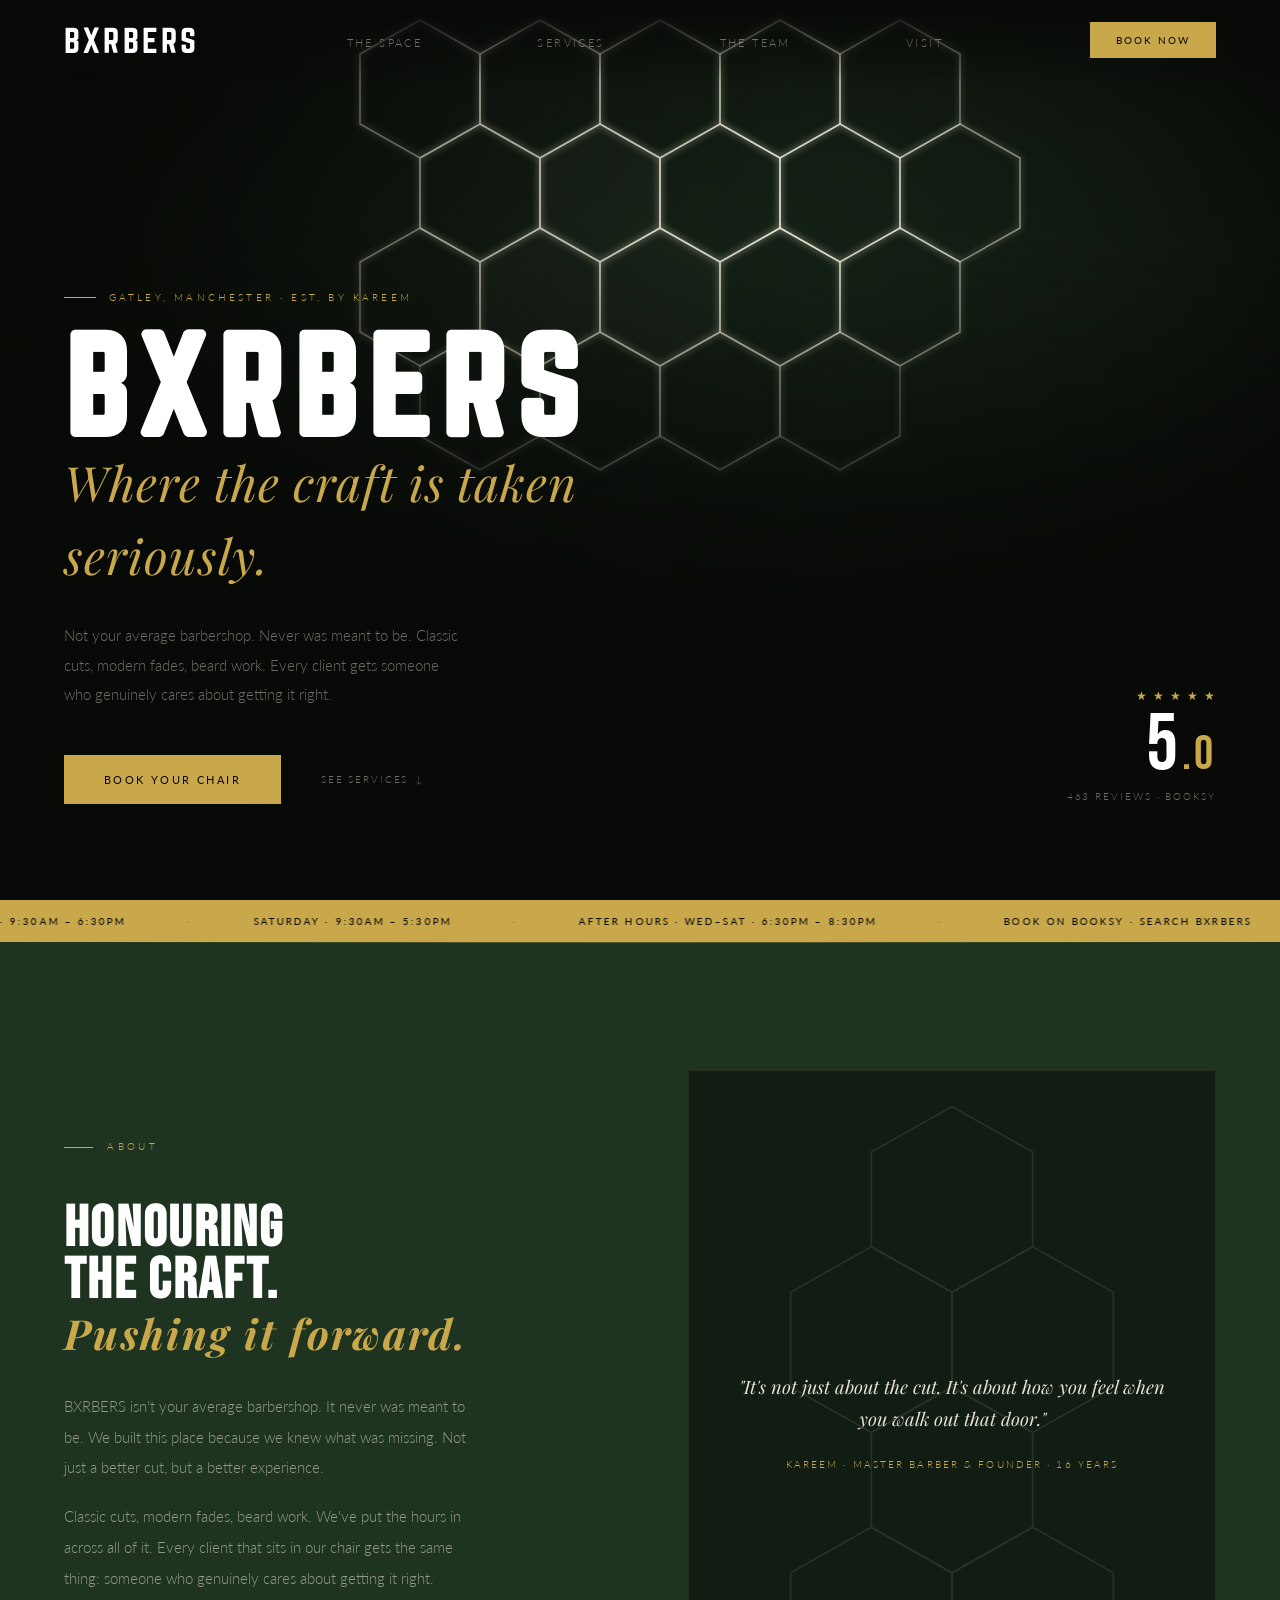
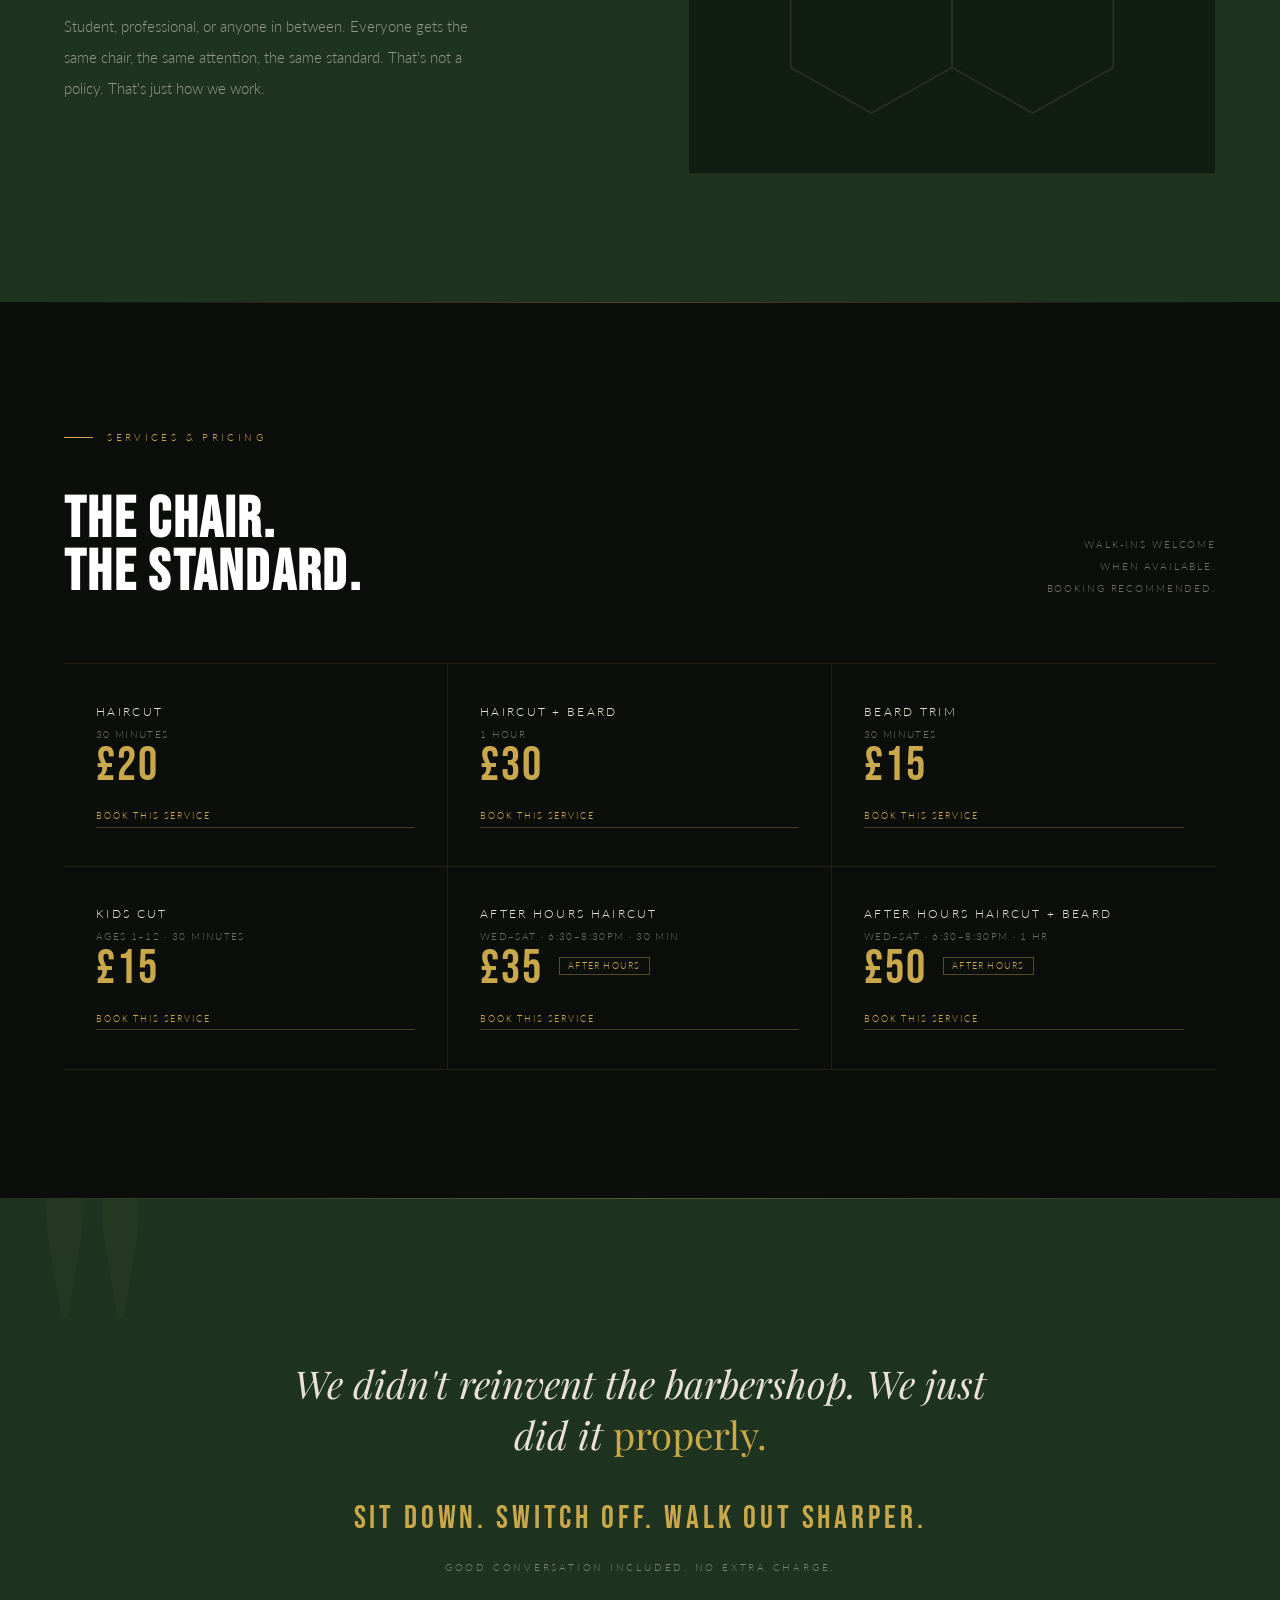
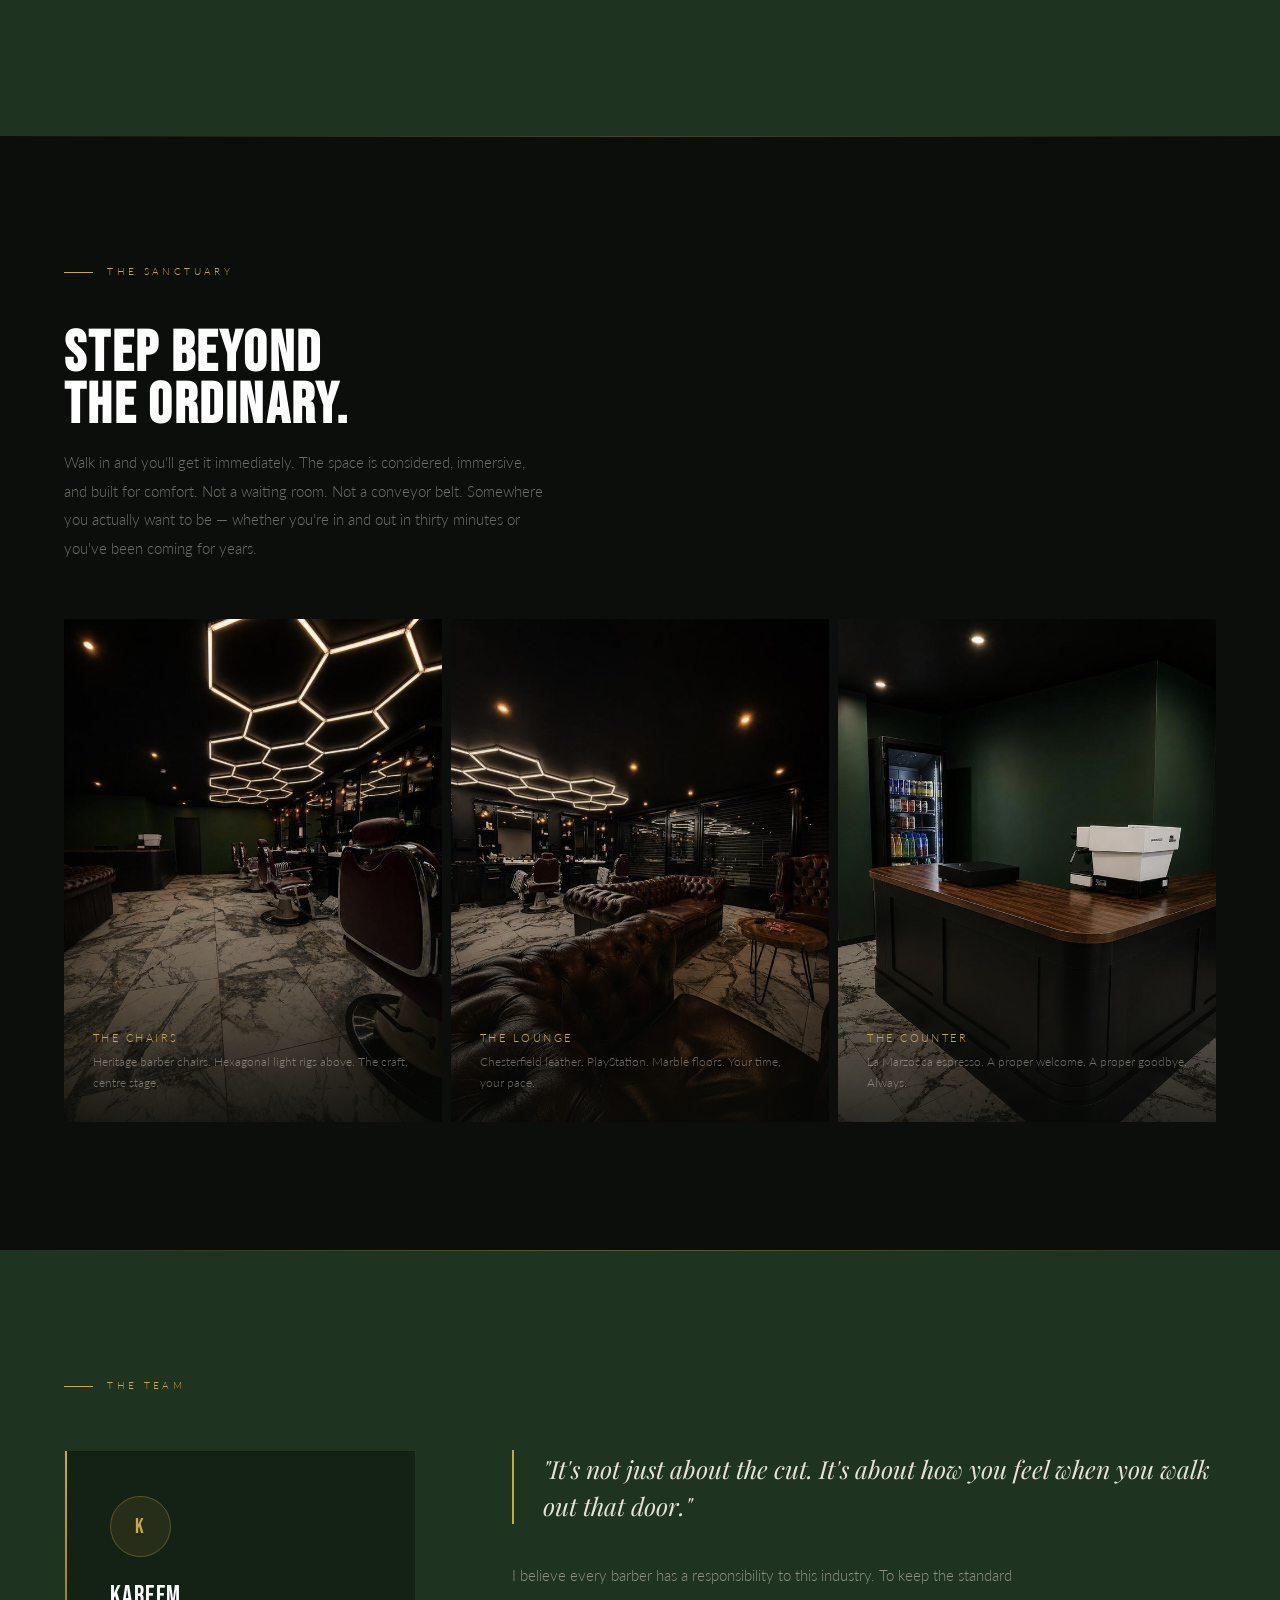
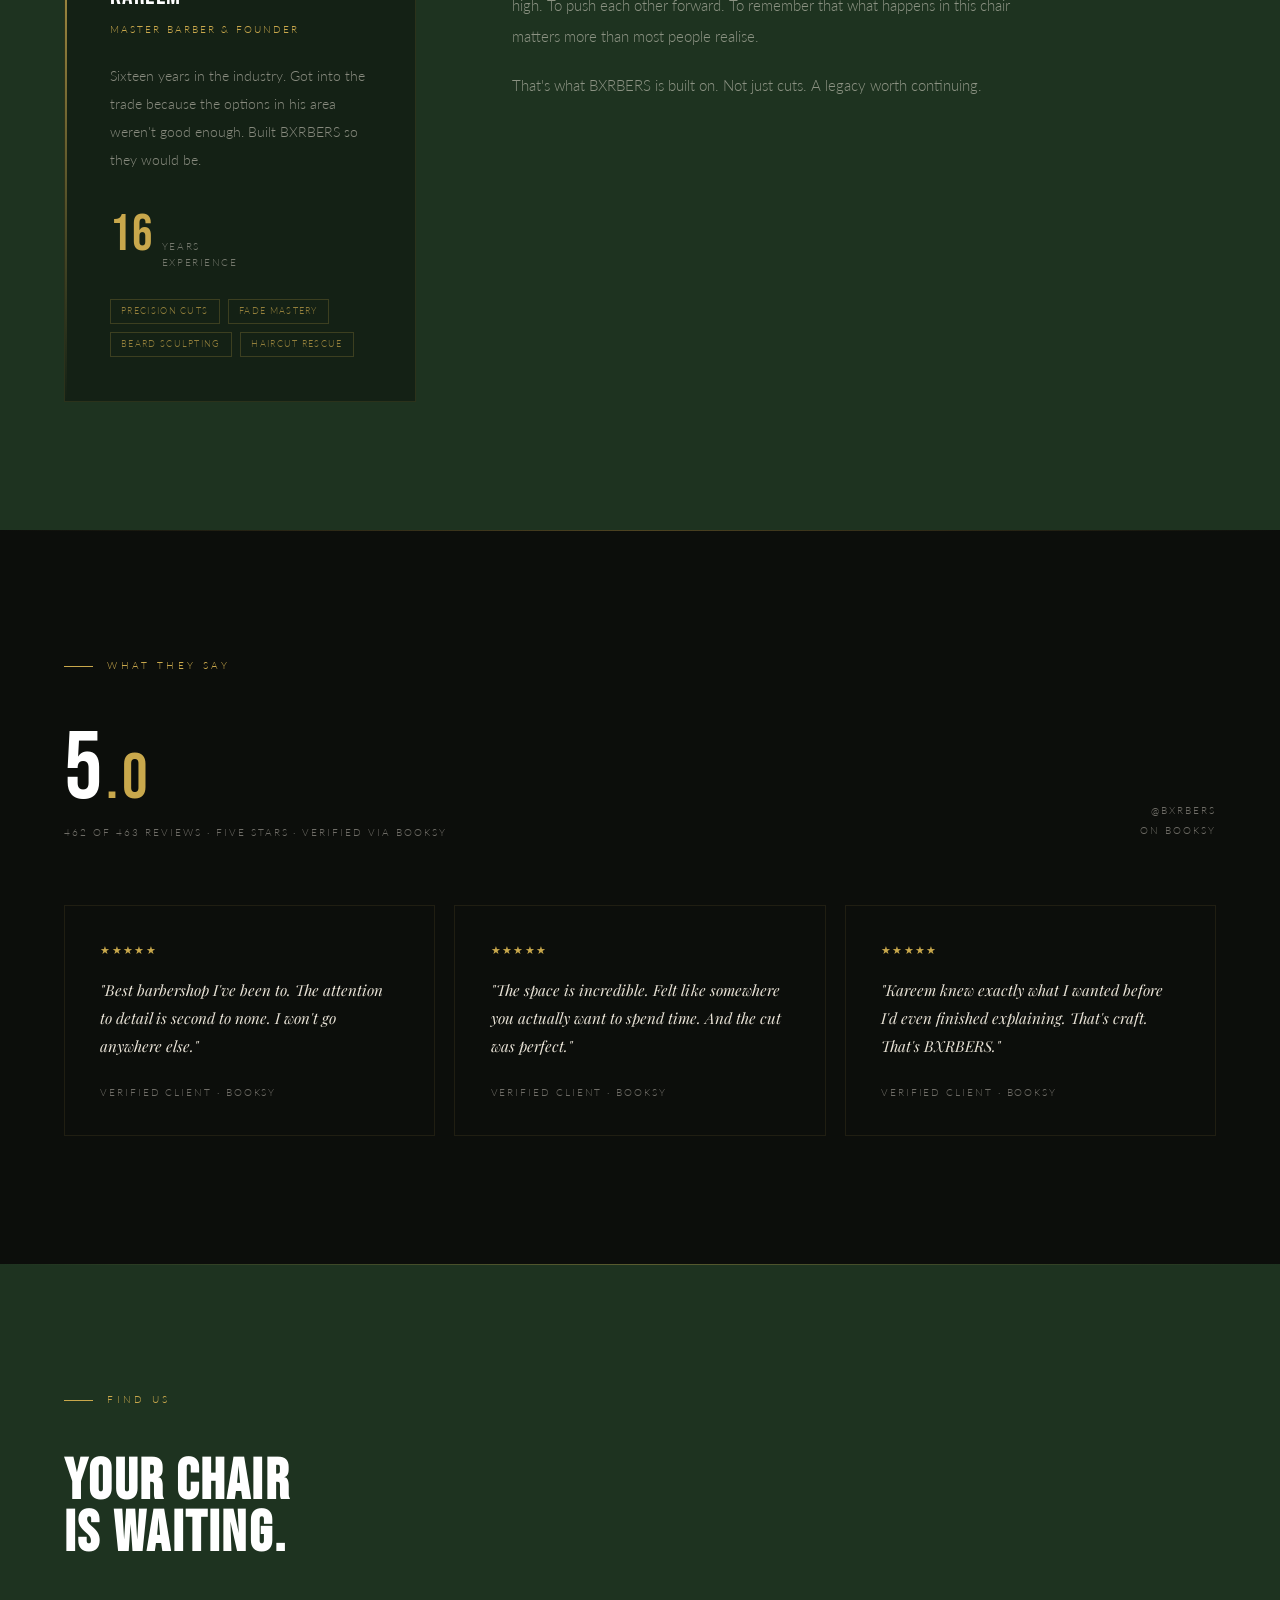
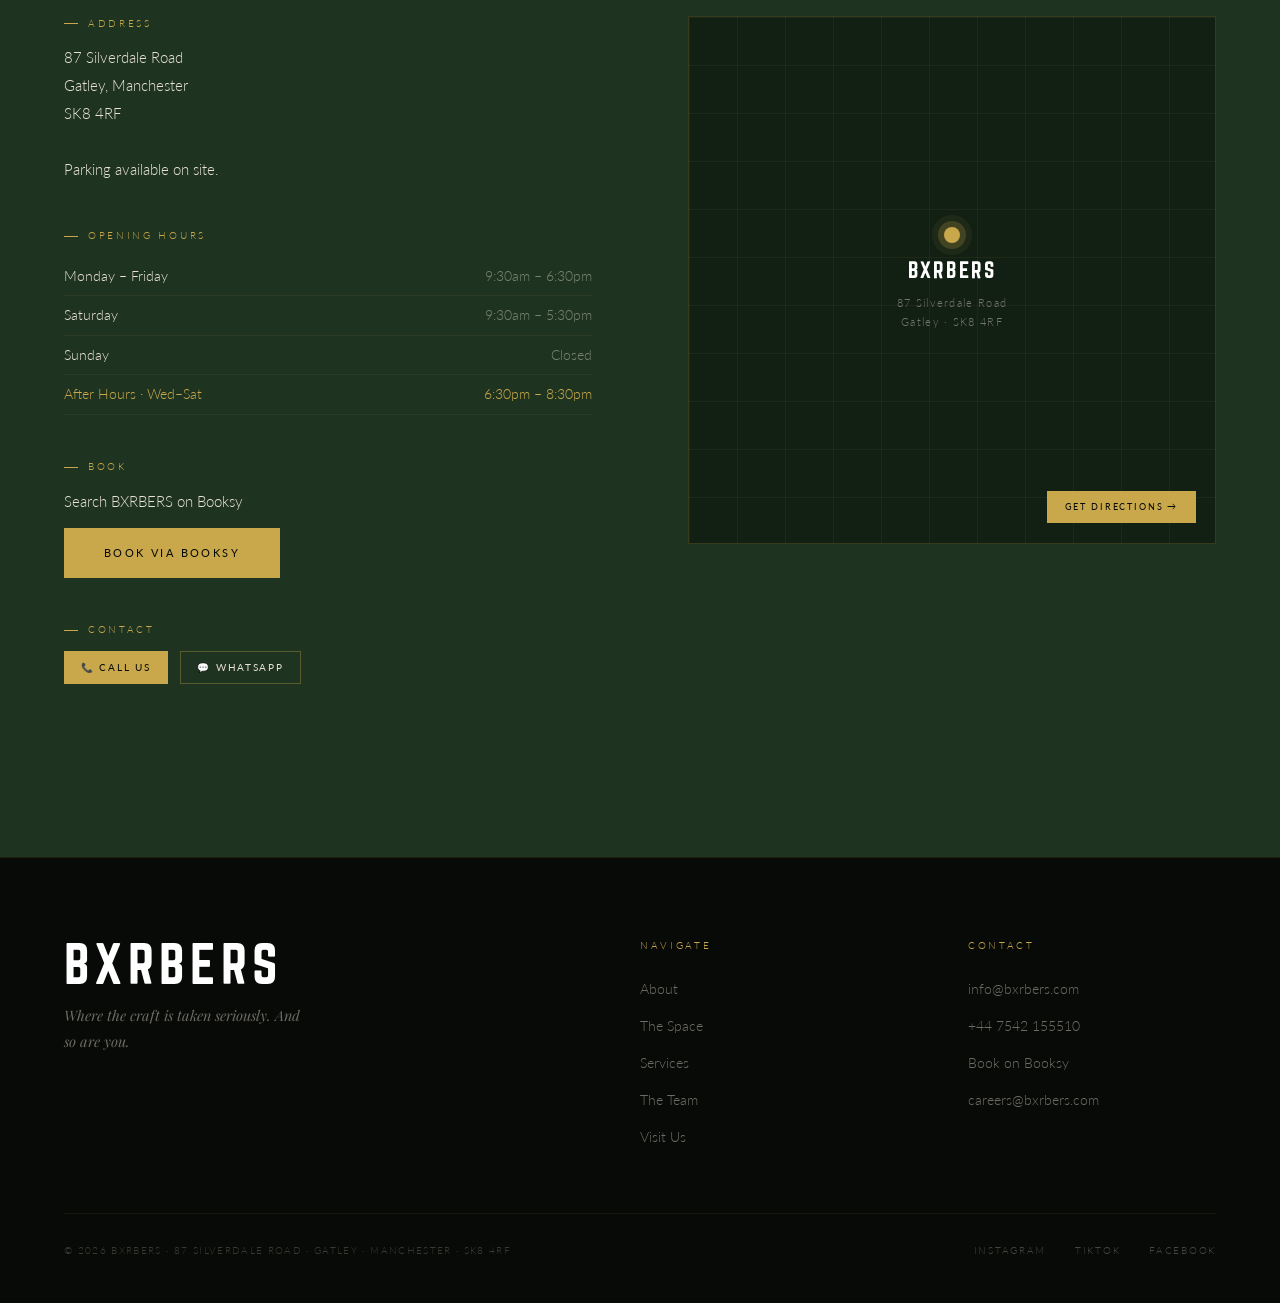
<file: bxrbers site.html>
<!DOCTYPE html>
<html lang="en">
<head>
<meta charset="UTF-8">
<meta name="viewport" content="width=device-width, initial-scale=1.0">
<title>BXRBERS · Premium Barbershop in Gatley, Manchester</title>
<meta name="description" content="BXRBERS — Gatley's highest-rated barbershop. Classic cuts, modern fades, beard work. 5.0 stars from 463 reviews on Booksy. Book online or walk in. 87 Silverdale Road, Gatley, SK8 4RF.">
<meta name="keywords" content="barber Gatley, barbershop Gatley, barber Cheadle, barber Stockport, fade haircut Gatley, beard trim Gatley, kids barber Gatley, best barber Manchester, 5 star barber Gatley">
<meta name="robots" content="index, follow">
<link rel="canonical" href="https://www.bxrbers.com">
<meta property="og:title" content="BXRBERS · Premium Barbershop in Gatley, Manchester">
<meta property="og:description" content="Where the craft is taken seriously. And so are you. 5.0 stars · 463 reviews · 87 Silverdale Road, Gatley.">
<meta property="og:type" content="business.business">
<meta property="og:url" content="https://www.bxrbers.com">
<meta property="og:locale" content="en_GB">
<meta name="twitter:card" content="summary_large_image">
<meta name="twitter:title" content="BXRBERS · Gatley, Manchester">
<meta name="twitter:description" content="Where the craft is taken seriously. And so are you.">
<link rel="icon" type="image/svg+xml" href="[data-uri]">
<link rel="preconnect" href="https://fonts.googleapis.com">
<link rel="preconnect" href="https://fonts.gstatic.com" crossorigin>
<link href="https://fonts.googleapis.com/css2?family=Bebas+Neue&family=Lato:wght@300;400&family=Playfair+Display:ital,wght@0,400;1,400&display=swap" rel="stylesheet">
<style>
@font-face {
  font-family: 'Norwester';
  src: url('[data-uri]') format('opentype');
  font-weight: normal;
  font-style: normal;
}
*, *::before, *::after { margin:0; padding:0; box-sizing:border-box; }

:root {
  --black: #080a07;
  --green: #1e3320;
  --green-mid: #2a4530;
  --gold: #c9a84c;
  --gold-dim: rgba(201,168,76,0.25);
  --oxblood: #5c1a1a;
  --cream: #e8e2d6;
  --muted: rgba(232,226,214,0.45);
}

html { scroll-behavior: smooth; }

body {
  background: var(--black);
  color: var(--cream);
  font-family: 'Lato', sans-serif;
  font-weight: 300;
  line-height: 1.6;
  overflow-x: hidden;
}

/* ── NAV ── */
nav {
  position: fixed; top:0; left:0; right:0; z-index:200;
  display: flex; justify-content: space-between; align-items: center;
  padding: 1.4rem 4rem;
  background: linear-gradient(to bottom, rgba(8,10,7,0.97) 0%, transparent 100%);
  transition: background 0.4s;
}
.nav-wordmark {
  font-family: 'Norwester', 'Bebas Neue', sans-serif;
  font-weight: normal;
  font-size: 2rem;
  letter-spacing: 0.1em;
  color: #fff;
  text-decoration: none;
  line-height: 1;
}
.nav-links { display:flex; gap:0; list-style:none; flex:1; justify-content:space-evenly; padding:0 2rem; }
.nav-links a {
  font-size: 0.68rem;
  letter-spacing: 0.22em;
  text-transform: uppercase;
  color: var(--muted);
  text-decoration: none;
  transition: color 0.2s;
}
.nav-links a:hover { color: var(--gold); }
.nav-cta {
  font-size: 0.65rem;
  letter-spacing: 0.2em;
  text-transform: uppercase;
  background: var(--gold);
  color: #080a07;
  padding: 0.6rem 1.6rem;
  text-decoration: none;
  font-weight: 400;
  transition: background 0.2s;
}
.nav-cta:hover { background: var(--cream); }

/* ── HERO ── */
.hero {
  min-height: 100vh;
  display: flex;
  flex-direction: column;
  justify-content: flex-end;
  position: relative;
  overflow: hidden;
  padding: 0 4rem 6rem;
}
.hex-canvas {
  position: absolute;
  top: 0; left: 0; right: 0;
  height: 78%;
  z-index: 0;
}
.hero-gradient {
  position: absolute; inset: 0;
  background:
    linear-gradient(to bottom, rgba(8,10,7,0.1) 0%, rgba(8,10,7,0.0) 25%, rgba(8,10,7,0.65) 60%, rgba(8,10,7,1) 100%),
    linear-gradient(to right, rgba(8,10,7,0.65) 0%, transparent 65%);
  z-index: 1;
}
.hero-content {
  position: relative; z-index: 2;
  max-width: 680px;
}
@keyframes riseIn {
  from { opacity:0; transform: translateY(28px); }
  to   { opacity:1; transform: translateY(0); }
}
@keyframes heroFloat {
  0%,100% { transform: translateY(0px); }
  50%      { transform: translateY(-8px); }
}
@keyframes heroStatFloat {
  0%,100% { transform: translateY(0px); }
  50%      { transform: translateY(-5px); }
}
.hero-content { animation: riseIn 1s ease 0.3s both, heroFloat 7s ease-in-out 1.3s infinite; }
.hero-stat    { animation: riseIn 1s ease 0.9s both, heroStatFloat 9s ease-in-out 1.9s infinite; }

/* Ambient hex shimmer */
@keyframes hexShimmer {
  0%,100% { opacity: 0.65; }
  50%      { opacity: 1; }
}
.hex-canvas polygon { animation: hexShimmer 4s ease-in-out infinite; }
.hex-canvas polygon:nth-child(2)  { animation-delay: 0.4s; }
.hex-canvas polygon:nth-child(3)  { animation-delay: 0.8s; }
.hex-canvas polygon:nth-child(4)  { animation-delay: 1.2s; }
.hex-canvas polygon:nth-child(5)  { animation-delay: 1.6s; }
.hex-canvas polygon:nth-child(6)  { animation-delay: 0.6s; }
.hex-canvas polygon:nth-child(7)  { animation-delay: 1.0s; }
.hex-canvas polygon:nth-child(8)  { animation-delay: 1.4s; }
.hex-canvas polygon:nth-child(9)  { animation-delay: 1.8s; }
.hex-canvas polygon:nth-child(10) { animation-delay: 0.2s; }
.hex-canvas polygon:nth-child(11) { animation-delay: 0.9s; }
.hex-canvas polygon:nth-child(12) { animation-delay: 1.3s; }
.hex-canvas polygon:nth-child(13) { animation-delay: 0.5s; }
.hex-canvas polygon:nth-child(14) { animation-delay: 1.7s; }
.hex-canvas polygon:nth-child(15) { animation-delay: 0.3s; }
.hex-canvas polygon:nth-child(16) { animation-delay: 1.1s; }
.hex-canvas polygon:nth-child(17) { animation-delay: 0.7s; }
.hex-canvas polygon:nth-child(18) { animation-delay: 1.5s; }
.hex-canvas polygon:nth-child(19) { animation-delay: 0.1s; }
.hero-eyebrow {
  display: flex; align-items: center; gap: 0.8rem;
  font-size: 0.62rem;
  letter-spacing: 0.32em;
  text-transform: uppercase;
  color: var(--gold);
  margin-bottom: 1.6rem;
}
.hero-eyebrow::before {
  content:''; display:block;
  width:2rem; height:1px;
  background: var(--gold);
}
.hero-headline {
  font-family: 'Norwester', 'Bebas Neue', sans-serif;
  font-size: clamp(5rem, 10vw, 10rem);
  line-height: 0.86;
  letter-spacing: 0.08em;
  color: #fff;
  margin-bottom: 1.8rem;
}
.hero-headline .italic-line {
  font-family: 'Playfair Display', serif;
  font-style: italic;
  font-weight: 400;
  color: var(--gold);
  font-size: 0.38em;
  display: block;
  letter-spacing: 0.02em;
  line-height: 1.5;
  margin-top: 0.3rem;
}
.hero-sub {
  font-size: 0.95rem;
  color: var(--muted);
  line-height: 1.95;
  max-width: 44ch;
  margin-bottom: 2.8rem;
}
.hero-actions {
  display: flex; align-items: center; gap: 2.5rem;
}
.btn-book {
  font-size: 0.68rem;
  letter-spacing: 0.22em;
  text-transform: uppercase;
  background: var(--gold);
  color: #080a07;
  padding: 1rem 2.5rem;
  text-decoration: none;
  font-weight: 400;
  display: inline-block;
  transition: all 0.2s;
}
.btn-book:hover { background: var(--cream); transform: translateY(-2px); }
.btn-ghost {
  font-size: 0.65rem;
  letter-spacing: 0.18em;
  text-transform: uppercase;
  color: var(--muted);
  text-decoration: none;
  transition: color 0.2s;
  display: flex; align-items: center; gap: 0.4rem;
}
.btn-ghost:hover { color: var(--cream); }
.btn-ghost::after { content: '↓'; }
.hero-stat {
  position: absolute;
  right: 4rem; bottom: 6rem; z-index: 2;
  text-align: right;
  pointer-events: none;
}
.hero-stat-stars { color: var(--gold); font-size: 0.75rem; letter-spacing: 0.12em; }
.hero-stat-num {
  font-family: 'Bebas Neue', sans-serif;
  font-size: 5rem;
  line-height: 1;
  color: #fff;
  letter-spacing: 0.04em;
}
.hero-stat-num span { color: var(--gold); font-size: 3rem; }
.hero-stat-label {
  font-size: 0.6rem;
  letter-spacing: 0.2em;
  text-transform: uppercase;
  color: var(--muted);
  margin-top: 0.2rem;
}

/* ── TICKER ── */
.strip {
  background: var(--gold);
  padding: 0;
  overflow: hidden;
  white-space: nowrap;
  height: 2.6rem;
  display: flex;
  align-items: center;
  cursor: grab;
  user-select: none;
}
.strip:active { cursor: grabbing; }
.strip-track {
  display: inline-flex;
  align-items: center;
  gap: 3.5rem;
  will-change: transform;
}
.strip span {
  font-size: 0.65rem;
  letter-spacing: 0.2em;
  text-transform: uppercase;
  color: #080a07;
  font-weight: 400;
  line-height: 1;
  white-space: nowrap;
}
.strip-sep { color: rgba(8,10,7,0.35) !important; }

/* ── SECTIONS ── */
section { padding: 8rem 4rem; }

/* ── SCROLL REVEAL ── */
.reveal { opacity: 0; transform: translateY(32px); transition: opacity 0.75s ease, transform 0.75s ease; }
.reveal.visible { opacity: 1; transform: translateY(0); }
.reveal-delay-1 { transition-delay: 0.1s; }
.reveal-delay-2 { transition-delay: 0.22s; }
.reveal-delay-3 { transition-delay: 0.36s; }

/* ── WORD REVEAL ── */
.word-reveal .word { opacity: 0; transform: translateY(14px); display: inline-block; transition: opacity 0.35s ease, transform 0.35s ease; }
.word-reveal.visible .word { opacity: 1; transform: translateY(0); }

.section-label {
  font-size: 0.62rem;
  letter-spacing: 0.34em;
  text-transform: uppercase;
  color: var(--gold);
  margin-bottom: 3rem;
  display: flex; align-items: center; gap: 0.9rem;
}
.section-label::before {
  content:''; display:block;
  width:1.8rem; height:1px;
  background: var(--gold);
}

.section-divider {
  position: absolute; top:0; left:0; right:0; height:1px;
  background: linear-gradient(to right, transparent, rgba(201,168,76,0.35), transparent);
}

/* ── ABOUT ── */
.about {
  background: var(--green);
  position: relative;
}
.about-inner {
  display: grid;
  grid-template-columns: 1fr 1fr;
  gap: 6rem;
  align-items: center;
}
.about-headline {
  font-family: 'Bebas Neue', sans-serif;
  font-size: clamp(2.8rem, 4.5vw, 5rem);
  line-height: 0.9;
  letter-spacing: 0.04em;
  color: #fff;
  margin-bottom: 2rem;
}
.about-headline em {
  font-family: 'Playfair Display', serif;
  font-style: italic;
  color: var(--gold);
  font-size: 0.72em;
}
.about-body {
  font-size: 0.92rem;
  line-height: 2.1;
  color: rgba(232,226,214,0.58);
  max-width: 46ch;
}
.about-body p+p { margin-top: 1.1rem; }
.about-visual {
  aspect-ratio: 3/4;
  background: rgba(0,0,0,0.45);
  border: 1px solid rgba(201,168,76,0.12);
  position: relative;
  overflow: hidden;
  display: flex; align-items: center; justify-content: center;
}
.about-visual svg {
  position: absolute; inset:0;
  width:100%; height:100%;
  opacity: 0.09;
}
.about-visual-copy {
  position: relative; z-index:1;
  text-align: center; padding: 2.5rem;
}
.about-visual-copy blockquote {
  font-family: 'Playfair Display', serif;
  font-style: italic;
  font-size: 1.15rem;
  line-height: 1.75;
  color: var(--cream);
}
.about-visual-copy cite {
  display: block;
  margin-top: 1.4rem;
  font-size: 0.6rem;
  letter-spacing: 0.22em;
  text-transform: uppercase;
  color: var(--gold);
  font-style: normal;
}

/* ── SERVICES ── */
.services { background: #0c0e0b; position: relative; }
.services-head {
  display: flex;
  justify-content: space-between;
  align-items: flex-end;
  margin-bottom: 4rem;
}
.services-title {
  font-family: 'Bebas Neue', sans-serif;
  font-size: clamp(2.8rem, 4.5vw, 5rem);
  letter-spacing: 0.04em;
  color: #fff;
  line-height: 0.92;
}
.services-note {
  font-size: 0.65rem;
  letter-spacing: 0.18em;
  text-transform: uppercase;
  color: var(--muted);
  text-align: right;
  line-height: 2.1;
}
.services-grid {
  display: grid;
  grid-template-columns: repeat(3, 1fr);
  border-top: 1px solid rgba(201,168,76,0.12);
}
.svc {
  padding: 2.4rem 2rem;
  border-right: 1px solid rgba(201,168,76,0.12);
  border-bottom: 1px solid rgba(201,168,76,0.12);
  position: relative;
  transition: background 0.3s;
  cursor: default;
  display: flex;
  flex-direction: column;
}
.svc-price {
  font-family: 'Bebas Neue', sans-serif;
  font-size: 3rem;
  color: var(--gold);
  line-height: 1;
  letter-spacing: 0.04em;
  margin-top: auto;
}
.svc:nth-child(3n) { border-right: none; }
.svc:hover { background: rgba(201,168,76,0.04); }
.svc::after {
  content:'';
  position: absolute; bottom:0; left:0; right:0;
  height: 2px;
  background: var(--gold);
  transform: scaleX(0);
  transform-origin: left;
  transition: transform 0.35s ease;
}
.svc:hover::after { transform: scaleX(1); }
.svc-name {
  font-size: 0.72rem;
  letter-spacing: 0.2em;
  text-transform: uppercase;
  color: var(--cream);
  margin-bottom: 0.35rem;
}
.svc-dur {
  font-size: 0.6rem;
  letter-spacing: 0.14em;
  text-transform: uppercase;
  color: var(--muted);
  margin-bottom: 0;
}
.svc-book {
  display: inline-block;
  margin-top: 1.2rem;
  font-size: 0.58rem;
  letter-spacing: 0.2em;
  text-transform: uppercase;
  color: var(--gold);
  text-decoration: none;
  border-bottom: 1px solid rgba(201,168,76,0.3);
  padding-bottom: 0.15rem;
  transition: border-color 0.2s, color 0.2s;
}
.svc-book:hover { color: var(--cream); border-color: var(--cream); }
.after-badge {
  display: inline-block;
  font-size: 0.55rem;
  letter-spacing: 0.14em;
  text-transform: uppercase;
  border: 1px solid rgba(201,168,76,0.4);
  color: var(--gold);
  padding: 0.2rem 0.5rem;
  margin-left: 0.4rem;
  vertical-align: middle;
  font-family: 'Lato', sans-serif;
}

/* ── PULL QUOTE ── */
.pullquote {
  background: var(--green);
  position: relative;
  padding: 10rem 4rem;
  text-align: center;
  overflow: hidden;
}
.pullquote-mark {
  font-family: 'Playfair Display', serif;
  font-size: 32rem;
  line-height: 0.7;
  color: rgba(201,168,76,0.035);
  position: absolute;
  top: -2rem; left: 1rem;
  pointer-events: none;
  user-select: none;
}
.pq-text {
  font-family: 'Playfair Display', serif;
  font-style: italic;
  font-size: clamp(1.7rem, 3vw, 2.8rem);
  line-height: 1.35;
  color: var(--cream);
  max-width: 720px;
  margin: 0 auto 2rem;
  position: relative; z-index:1;
}
.pq-text strong { color: var(--gold); font-style: normal; font-weight: 400; }
.pq-subline {
  font-family: 'Bebas Neue', sans-serif;
  font-size: clamp(1.4rem, 2.5vw, 2rem);
  letter-spacing: 0.12em;
  color: var(--gold);
  margin-bottom: 1rem;
  position: relative; z-index:1;
}
.pq-attr {
  font-size: 0.62rem;
  letter-spacing: 0.28em;
  text-transform: uppercase;
  color: var(--muted);
  position: relative; z-index:1;
}

/* ── SPACE ── */
.space { background: #0c0e0b; position: relative; }
.space-intro {
  max-width: 54ch;
  font-size: 0.92rem;
  color: var(--muted);
  line-height: 1.95;
  margin-top: 1rem;
  margin-bottom: 3.5rem;
}
.space-grid {
  display: grid;
  grid-template-columns: repeat(3, 1fr);
  gap: 0.6rem;
}
.space-card {
  aspect-ratio: 3/4;
  position: relative;
  overflow: hidden;
  display: flex; align-items: flex-end;
  padding: 1.8rem;
  border: none;
  transition: transform 0.4s;
  cursor: pointer;
  background-color: #080a07;
}
.space-card:hover { transform: translateY(-4px); }
.space-card.chairs { background-image: url("[data-uri]"); background-size: cover; background-position: center top; center top; }
.space-card.lounge { background-image: url("[data-uri]"); background-size: cover; background-position: center top; center top; }
.space-card.counter { background-image: url("[data-uri]"); background-size: cover; background-position: center top; center top; }

.space-card-overlay {
  position: absolute; inset:0;
  z-index: 1;
  background: linear-gradient(to top, rgba(8,10,7,0.82) 0%, rgba(8,10,7,0.15) 50%, transparent 100%);
  pointer-events: none;
}
.sc-label { position: relative; z-index:3; }
.sc-label-title {
  font-size: 0.7rem;
  letter-spacing: 0.22em;
  text-transform: uppercase;
  color: var(--gold);
  margin-bottom: 0.3rem;
}
.sc-label-desc {
  font-size: 0.78rem;
  color: var(--muted);
  line-height: 1.65;
}

/* ── TEAM ── */
.team { background: var(--green); position: relative; }
.team-grid {
  display: grid;
  grid-template-columns: 1fr 2fr;
  gap: 6rem;
  align-items: start;
  margin-top: 3.5rem;
}
.team-card {
  background: rgba(0,0,0,0.35);
  border: 1px solid rgba(201,168,76,0.12);
  padding: 2.8rem;
  position: relative;
}
.team-card::before {
  content:'';
  position: absolute; top:0; left:0;
  width:2px; height:100%;
  background: linear-gradient(to bottom, var(--gold), transparent);
}
.tc-initial {
  width: 3.8rem; height: 3.8rem;
  border-radius: 50%;
  background: rgba(201,168,76,0.1);
  border: 1px solid rgba(201,168,76,0.3);
  display: flex; align-items: center; justify-content: center;
  font-family: 'Bebas Neue', sans-serif;
  font-size: 1.3rem;
  letter-spacing: 0.06em;
  color: var(--gold);
  margin-bottom: 1.3rem;
}
.tc-name {
  font-family: 'Bebas Neue', sans-serif;
  font-size: 1.6rem;
  letter-spacing: 0.06em;
  color: #fff;
  margin-bottom: 0.25rem;
}
.tc-title {
  font-size: 0.6rem;
  letter-spacing: 0.22em;
  text-transform: uppercase;
  color: var(--gold);
  margin-bottom: 1.5rem;
}
.tc-bio {
  font-size: 0.88rem;
  line-height: 2;
  color: rgba(232,226,214,0.55);
}
.tc-years {
  display: flex; align-items: baseline; gap: 0.5rem;
  margin-top: 2.2rem;
}
.tc-years-num {
  font-family: 'Bebas Neue', sans-serif;
  font-size: 3.2rem;
  line-height: 1;
  color: var(--gold);
  letter-spacing: 0.04em;
}
.tc-years-label {
  font-size: 0.6rem;
  letter-spacing: 0.16em;
  text-transform: uppercase;
  color: var(--muted);
  line-height: 1.6;
}
.tc-tags {
  display: flex; flex-wrap: wrap; gap: 0.5rem;
  margin-top: 1.8rem;
}
.tc-tag {
  font-size: 0.58rem;
  letter-spacing: 0.14em;
  text-transform: uppercase;
  border: 1px solid rgba(201,168,76,0.22);
  color: rgba(201,168,76,0.7);
  padding: 0.25rem 0.65rem;
}
.team-right blockquote {
  font-family: 'Playfair Display', serif;
  font-style: italic;
  font-size: 1.55rem;
  line-height: 1.5;
  color: var(--cream);
  border-left: 2px solid var(--gold);
  padding-left: 1.8rem;
  margin-bottom: 2.2rem;
}
.team-right p {
  font-size: 0.92rem;
  line-height: 2.1;
  color: rgba(232,226,214,0.55);
  max-width: 58ch;
}
.team-right p+p { margin-top: 1.1rem; }

/* ── REVIEWS ── */
.reviews { background: #0c0e0b; position: relative; }
.reviews-meta {
  display: flex; justify-content: space-between; align-items: flex-end;
  margin-bottom: 4rem;
}
.reviews-score {
  font-family: 'Bebas Neue', sans-serif;
  font-size: 6rem;
  letter-spacing: 0.04em;
  color: #fff;
  line-height: 1;
}
.reviews-score span { color: var(--gold); font-size: 4rem; }
.reviews-sub {
  font-size: 0.62rem;
  letter-spacing: 0.2em;
  text-transform: uppercase;
  color: var(--muted);
  margin-top: 0.4rem;
}
.reviews-source {
  font-size: 0.62rem;
  letter-spacing: 0.2em;
  text-transform: uppercase;
  color: var(--muted);
  text-align: right;
  line-height: 2;
}
.reviews-grid {
  display: grid;
  grid-template-columns: repeat(3, 1fr);
  gap: 1.2rem;
}
.review-card {
  border: 1px solid rgba(201,168,76,0.1);
  padding: 2.2rem;
  transition: border-color 0.25s;
}
.review-card:hover { border-color: rgba(201,168,76,0.3); }
.rev-stars { color: var(--gold); font-size: 0.7rem; letter-spacing: 0.12em; margin-bottom: 1.1rem; }
.rev-text {
  font-family: 'Playfair Display', serif;
  font-style: italic;
  font-size: 0.95rem;
  line-height: 1.85;
  color: var(--cream);
  margin-bottom: 1.5rem;
}
.rev-author {
  font-size: 0.6rem;
  letter-spacing: 0.2em;
  text-transform: uppercase;
  color: var(--muted);
}

/* ── VISIT ── */
.visit { background: var(--green); position: relative; }
.visit-grid {
  display: grid;
  grid-template-columns: 1fr 1fr;
  gap: 6rem;
  margin-top: 3.5rem;
  align-items: start;
}
.visit-block { margin-bottom: 2.8rem; }
.visit-block-label {
  font-size: 0.6rem;
  letter-spacing: 0.28em;
  text-transform: uppercase;
  color: var(--gold);
  margin-bottom: 0.8rem;
  display: flex; align-items: center; gap: 0.6rem;
}
.visit-block-label::before {
  content:''; display:block;
  width:0.9rem; height:1px;
  background: var(--gold);
}
.visit-block-val {
  font-size: 0.92rem;
  line-height: 1.9;
  color: var(--cream);
}
.hours-row {
  display: flex; justify-content: space-between;
  font-size: 0.88rem;
  color: var(--muted);
  border-bottom: 1px solid rgba(201,168,76,0.08);
  padding: 0.5rem 0;
}
.hours-row .day { color: var(--cream); }
.hours-row.after { color: var(--gold); }
.hours-row.after .day { color: var(--gold); }
.visit-map {
  border: 1px solid rgba(201,168,76,0.2);
  aspect-ratio: 1;
  position: relative;
  overflow: hidden;
  display: flex;
  align-items: center;
  justify-content: center;
  background: rgba(0,0,0,0.4);
  cursor: pointer;
  text-decoration: none;
}
.visit-map:hover .map-overlay-btn { background: var(--cream); }
.map-grid {
  position: absolute; inset:0;
  background-image:
    linear-gradient(rgba(201,168,76,0.07) 1px, transparent 1px),
    linear-gradient(90deg, rgba(201,168,76,0.07) 1px, transparent 1px);
  background-size: 3rem 3rem;
}
.map-pin { position: relative; z-index:1; text-align: center; }
.map-dot {
  width: 1rem; height: 1rem;
  background: var(--gold);
  border-radius: 50%;
  margin: 0 auto 0.6rem;
  box-shadow: 0 0 0 6px rgba(201,168,76,0.2), 0 0 0 12px rgba(201,168,76,0.07);
  animation: mapPulse 2.4s ease infinite;
}
@keyframes mapPulse {
  0%,100% { box-shadow: 0 0 0 6px rgba(201,168,76,0.2), 0 0 0 12px rgba(201,168,76,0.07); }
  50%      { box-shadow: 0 0 0 10px rgba(201,168,76,0.14), 0 0 0 20px rgba(201,168,76,0.04); }
}
.map-label {
  font-family: 'Norwester', 'Bebas Neue', sans-serif;
  letter-spacing: 0.1em;
  font-size: 1.3rem;
  color: #fff;
}
.map-addr {
  font-size: 0.68rem;
  letter-spacing: 0.12em;
  color: var(--muted);
  margin-top: 0.4rem;
  line-height: 1.8;
}
.map-overlay-btn {
  position: absolute; bottom: 1.2rem; right: 1.2rem; z-index:2;
  font-size: 0.58rem;
  letter-spacing: 0.2em;
  text-transform: uppercase;
  background: var(--gold);
  color: #080a07;
  padding: 0.55rem 1.1rem;
  text-decoration: none;
  font-weight: 400;
  font-family: 'Lato', sans-serif;
  transition: background 0.2s;
}

/* Contact action button */
.contact-action {
  display: flex;
  gap: 0.8rem;
  margin-top: 0.6rem;
  flex-wrap: wrap;
}
.contact-btn {
  font-size: 0.6rem;
  letter-spacing: 0.18em;
  text-transform: uppercase;
  padding: 0.5rem 1rem;
  text-decoration: none;
  font-weight: 400;
  border: 1px solid rgba(201,168,76,0.35);
  color: var(--cream);
  transition: background 0.2s, border-color 0.2s;
  display: inline-flex;
  align-items: center;
  gap: 0.4rem;
}
.contact-btn:hover { background: rgba(201,168,76,0.08); border-color: var(--gold); }
.contact-btn.primary { background: var(--gold); color: #080a07; border-color: var(--gold); }
.contact-btn.primary:hover { background: var(--cream); border-color: var(--cream); }

/* ── FOOTER ── */
footer {
  background: #080a07;
  padding: 5rem 4rem 2.8rem;
  border-top: 1px solid rgba(201,168,76,0.12);
}
.footer-grid {
  display: grid;
  grid-template-columns: 2fr 1fr 1fr;
  gap: 5rem;
  margin-bottom: 4rem;
}
.footer-logo {
  font-family: 'Norwester', 'Bebas Neue', sans-serif;
  font-weight: normal;
  font-size: 3.2rem;
  letter-spacing: 0.1em;
  color: #fff;
  margin-bottom: 0.8rem;
  display: block;
  line-height: 1;
}
.footer-tagline {
  font-family: 'Playfair Display', serif;
  font-style: italic;
  font-size: 0.9rem;
  color: var(--muted);
  line-height: 1.85;
  max-width: 30ch;
}
.footer-col-title {
  font-size: 0.6rem;
  letter-spacing: 0.28em;
  text-transform: uppercase;
  color: var(--gold);
  margin-bottom: 1.4rem;
}
.footer-links { list-style: none; display: flex; flex-direction: column; gap: 0.7rem; }
.footer-links a {
  font-size: 0.85rem;
  color: var(--muted);
  text-decoration: none;
  transition: color 0.2s;
}
.footer-links a:hover { color: var(--cream); }
.footer-bottom {
  display: flex; justify-content: space-between; align-items: center;
  border-top: 1px solid rgba(201,168,76,0.08);
  padding-top: 1.8rem;
  font-size: 0.6rem;
  letter-spacing: 0.14em;
  text-transform: uppercase;
  color: rgba(232,226,214,0.22);
}
.footer-social { display: flex; gap: 1.8rem; }
.footer-social a {
  font-size: 0.6rem;
  letter-spacing: 0.18em;
  text-transform: uppercase;
  color: rgba(232,226,214,0.28);
  text-decoration: none;
  transition: color 0.2s;
}
.footer-social a:hover { color: var(--gold); }




/* ── SCROLL TO TOP ── */
.scroll-top {
  position: fixed;
  bottom: 2rem; right: 2rem;
  width: 2.8rem; height: 2.8rem;
  background: var(--gold);
  color: #080a07;
  border: none;
  cursor: pointer;
  display: flex; align-items: center; justify-content: center;
  font-size: 1rem;
  z-index: 190;
  opacity: 0;
  transform: translateY(10px);
  transition: opacity 0.3s, transform 0.3s, background 0.2s;
  pointer-events: none;
}
.scroll-top.visible {
  opacity: 1;
  transform: translateY(0);
  pointer-events: all;
}
.scroll-top:hover { background: var(--cream); }

/* ── HAMBURGER ── */
.nav-burger {
  display: none;
  flex-direction: column;
  gap: 5px;
  background: none;
  border: none;
  cursor: pointer;
  padding: 4px;
  z-index: 300;
}
.nav-burger span {
  display: block;
  width: 22px;
  height: 1.5px;
  background: var(--cream);
  transition: transform 0.3s, opacity 0.3s;
}
.nav-burger.open span:nth-child(1) { transform: translateY(6.5px) rotate(45deg); }
.nav-burger.open span:nth-child(2) { opacity: 0; }
.nav-burger.open span:nth-child(3) { transform: translateY(-6.5px) rotate(-45deg); }

.mobile-menu {
  display: none;
  position: fixed;
  inset: 0;
  background: rgba(8,10,7,0.98);
  z-index: 250;
  flex-direction: column;
  justify-content: center;
  align-items: center;
  opacity: 0;
  transition: opacity 0.3s;
}
.mobile-menu.open { opacity: 1; }
.mobile-menu ul { list-style: none; text-align: center; }
.mobile-menu ul li { margin-bottom: 2rem; }
.mob-link {
  font-family: 'Norwester', 'Bebas Neue', sans-serif;
  font-size: 2.8rem;
  letter-spacing: 0.08em;
  color: var(--cream);
  text-decoration: none;
  transition: color 0.2s;
}
.mob-link:hover { color: var(--gold); }
.mob-book {
  display: inline-block;
  margin-top: 1rem;
  font-size: 0.68rem;
  letter-spacing: 0.22em;
  text-transform: uppercase;
  background: var(--gold);
  color: #080a07;
  padding: 1rem 2.5rem;
  text-decoration: none;
  font-weight: 400;
}

@media (max-width: 768px) {
  .nav-burger { display: flex; }
  .nav-cta { display: none; }
}

/* ═══════════════════════════════════════════
   MOBILE — max-width 768px
   ═══════════════════════════════════════════ */
@media (max-width: 768px) {

  /* ── NAV ── */
  nav {
    padding: 1.1rem 1.4rem;
  }
  .nav-links { display: none; }
  .nav-cta {
    font-size: 0.6rem;
    padding: 0.55rem 1.1rem;
    letter-spacing: 0.15em;
  }

  /* ── HERO ── */
  .hero {
    padding: 0 1.4rem 4.5rem;
    min-height: 100svh;
  }
  .hero-headline {
    font-size: clamp(3.8rem, 18vw, 6rem);
    line-height: 0.88;
  }
  .hero-headline .italic-line {
    font-size: 0.45em;
  }
  .hero-sub {
    font-size: 0.88rem;
    max-width: 100%;
    margin-bottom: 2rem;
  }
  .hero-actions {
    flex-direction: column;
    align-items: flex-start;
    gap: 1.2rem;
  }
  .btn-book {
    font-size: 0.65rem;
    padding: 0.9rem 2rem;
    width: 100%;
    text-align: center;
  }
  .hero-stat {
    right: 1.4rem;
    bottom: 4.5rem;
  }
  .hero-stat-num { font-size: 3.2rem; }
  .hero-stat-num span { font-size: 2rem; }
  .hero-stat-label { font-size: 0.52rem; }


  .hero-stat {
    position: relative;
    right: auto; bottom: auto;
    text-align: left;
    margin-top: 2.5rem;
    animation: none;
  }
  .hero-stat-num { font-size: 2.8rem; }
  .hero-stat-num span { font-size: 1.8rem; }
  .hero-stat-stars { font-size: 0.65rem; }

  /* ── TICKER ── */
  .strip { height: 2.2rem; }
  .strip span { font-size: 0.6rem; letter-spacing: 0.15em; }

  /* ── SECTIONS ── */
  section { padding: 5rem 1.4rem; }

  /* ── ABOUT ── */
  .about-inner {
    grid-template-columns: 1fr;
    gap: 3rem;
  }
  .about-headline {
    font-size: clamp(2.4rem, 10vw, 3.5rem);
  }
  .about-body { max-width: 100%; }
  .about-visual {
    aspect-ratio: 4/3;
  }

  /* ── SERVICES ── */
  .services-head {
    flex-direction: column;
    align-items: flex-start;
    gap: 1rem;
    margin-bottom: 2.5rem;
  }
  .services-note { text-align: left; }
  .services-grid {
    grid-template-columns: 1fr 1fr;
  }
  .svc:nth-child(3n) { border-right: 1px solid rgba(201,168,76,0.12); }
  .svc:nth-child(2n) { border-right: none; }
  .svc { padding: 1.8rem 1.2rem; }
  .svc-price { font-size: 2.2rem; }

  /* ── PULL QUOTE ── */
  .pullquote { padding: 6rem 1.4rem; }
  .pullquote-mark {
    font-size: 18rem;
    top: -1rem;
    left: -0.5rem;
  }
  .pq-text {
    font-size: clamp(1.3rem, 5.5vw, 1.9rem);
  }
  .pq-subline {
    font-size: clamp(1.1rem, 4.5vw, 1.6rem);
  }

  /* ── SPACE ── */
  .space-grid {
    grid-template-columns: 1fr;
    gap: 0.6rem;
  }
  .space-card {
    aspect-ratio: 16/9;
  }
  .space-card.chairs,
  .space-card.lounge,
  .space-card.counter {
    background-position: center center;
  }

  /* ── TEAM ── */
  .team-grid {
    grid-template-columns: 1fr;
    gap: 2.5rem;
    margin-top: 2rem;
  }
  .team-right blockquote {
    font-size: 1.15rem;
  }
  .team-right p { max-width: 100%; }

  /* ── REVIEWS ── */
  .reviews-meta {
    flex-direction: column;
    align-items: flex-start;
    gap: 0.5rem;
    margin-bottom: 2.5rem;
  }
  .reviews-score { font-size: 4rem; }
  .reviews-score span { font-size: 2.8rem; }
  .reviews-source { text-align: left; }
  .reviews-grid {
    grid-template-columns: 1fr;
    gap: 1rem;
  }

  /* ── VISIT ── */
  .visit-grid {
    grid-template-columns: 1fr;
    gap: 3rem;
  }
  .visit-map {
    aspect-ratio: 4/3;
  }
  .contact-action { flex-direction: row; }
  .contact-btn { flex: 1; text-align: center; justify-content: center; }

  /* ── FOOTER ── */
  footer { padding: 3.5rem 1.4rem 2rem; }
  .footer-grid {
    grid-template-columns: 1fr;
    gap: 2.5rem;
    margin-bottom: 2.5rem;
  }
  .footer-logo { font-size: 2.4rem; }
  .footer-bottom {
    flex-direction: column;
    gap: 1rem;
    text-align: center;
  }
  .footer-social { justify-content: center; }

}

/* ── SMALL PHONES (max 390px) ── */
@media (max-width: 390px) {
  .hero-headline { font-size: clamp(3.2rem, 16vw, 4.5rem); }
  .services-grid { grid-template-columns: 1fr; }
  .svc:nth-child(2n) { border-right: 1px solid rgba(201,168,76,0.12); }
  .svc:nth-child(1n) { border-right: none; }
}

</style>
  <script type="text/javascript" src="https://booksy.com/widget/code.js?id=38989&country=gb&lang=en"></script>
  <script>
  document.addEventListener("DOMContentLoaded", function() {

    // ── BOOKSY LINKS ──
    document.querySelectorAll(".btn-book,.nav-cta").forEach(function(el){
      el.addEventListener("click",function(e){
        e.preventDefault();
        window.open("https://booksy.com/en-gb/38989_bxrbers_barber-shop_41921_gatley","_blank");
      });
    });

    // ── TICKER: seamless JS-driven loop, pause on hover, drag to scrub ──
    (function() {
      const strip = document.querySelector('.strip');
      const track = document.querySelector('.strip-track');
      if (!strip || !track) return;

      // Clone children for seamless loop
      const originalItems = Array.from(track.children);
      originalItems.forEach(function(item) {
        track.appendChild(item.cloneNode(true));
      });

      let x = 0;
      let speed = 0.6; // px per frame
      let paused = false;
      let isDragging = false;
      let dragStartX = 0;
      let dragStartOffset = 0;
      let raf;

      function getHalfWidth() {
        return track.scrollWidth / 2;
      }

      function tick() {
        if (!paused && !isDragging) {
          x -= speed;
          const half = getHalfWidth();
          if (Math.abs(x) >= half) x = 0;
          track.style.transform = 'translateX(' + x + 'px)';
        }
        raf = requestAnimationFrame(tick);
      }
      raf = requestAnimationFrame(tick);

      // Pause on hover
      strip.addEventListener('mouseenter', function() { paused = true; });
      strip.addEventListener('mouseleave', function() { if (!isDragging) paused = false; });

      // Drag to scrub
      strip.addEventListener('mousedown', function(e) {
        isDragging = true;
        dragStartX = e.clientX;
        dragStartOffset = x;
        strip.style.cursor = 'grabbing';
      });
      window.addEventListener('mousemove', function(e) {
        if (!isDragging) return;
        const delta = e.clientX - dragStartX;
        x = dragStartOffset + delta;
        const half = getHalfWidth();
        if (x > 0) x = -half + x;
        if (Math.abs(x) >= half) x = x % -half;
        track.style.transform = 'translateX(' + x + 'px)';
      });
      window.addEventListener('mouseup', function() {
        if (isDragging) {
          isDragging = false;
          strip.style.cursor = 'grab';
          paused = false;
        }
      });

      // Click sound (subtle tick using AudioContext)
      let audioCtx;
      function playTick() {
        try {
          if (!audioCtx) audioCtx = new (window.AudioContext || window.webkitAudioContext)();
          const osc = audioCtx.createOscillator();
          const gain = audioCtx.createGain();
          osc.connect(gain); gain.connect(audioCtx.destination);
          osc.type = 'square';
          osc.frequency.setValueAtTime(1200, audioCtx.currentTime);
          gain.gain.setValueAtTime(0.018, audioCtx.currentTime);
          gain.gain.exponentialRampToValueAtTime(0.0001, audioCtx.currentTime + 0.04);
          osc.start(); osc.stop(audioCtx.currentTime + 0.04);
        } catch(e) {}
      }

      // Haptic vibration when dragging crosses a segment boundary
      let lastSegment = 0;
      window.addEventListener('mousemove', function(e) {
        if (!isDragging) return;
        const segW = 200;
        const seg = Math.floor(Math.abs(x) / segW);
        if (seg !== lastSegment) {
          lastSegment = seg;
          playTick();
          if (navigator.vibrate) navigator.vibrate(8);
        }
      });
    })();

    // ── SCROLL REVEAL ──
    const reveals = document.querySelectorAll('.reveal');
    const revealObs = new IntersectionObserver(function(entries) {
      entries.forEach(function(e) {
        if (e.isIntersecting) { e.target.classList.add('visible'); revealObs.unobserve(e.target); }
      });
    }, { threshold: 0.15 });
    reveals.forEach(function(el) { revealObs.observe(el); });

    // ── WORD REVEAL ──
    document.querySelectorAll('.word-reveal').forEach(function(el) {
      // Wrap each word (preserve <strong> tags)
      el.innerHTML = el.innerHTML.replace(/(<[^>]+>)|([^<\s][^<]*[^<\s]|[^<\s])/g, function(match, tag, text) {
        if (tag) return tag;
        return text.split(' ').map(function(w) {
          return '<span class="word">' + w + '</span>';
        }).join(' ');
      });
      const wordEls = el.querySelectorAll('.word');
      const obs = new IntersectionObserver(function(entries) {
        entries.forEach(function(entry) {
          if (entry.isIntersecting) {
            el.classList.add('visible');
            wordEls.forEach(function(w, i) {
              setTimeout(function() { w.style.opacity = '1'; w.style.transform = 'translateY(0)'; }, i * 55);
            });
            obs.unobserve(el);
          }
        });
      }, { threshold: 0.3 });
      obs.observe(el);
    });


    // ── SCROLL TO TOP ──
    const scrollBtn = document.getElementById('scrollTop');
    window.addEventListener('scroll', function() {
      if (window.scrollY > 600) {
        scrollBtn.classList.add('visible');
      } else {
        scrollBtn.classList.remove('visible');
      }
    });
    scrollBtn.addEventListener('click', function() {
      window.scrollTo({ top: 0, behavior: 'smooth' });
    });

    // ── HAMBURGER MENU ──
    const burger = document.getElementById('navBurger');
    const mobileMenu = document.getElementById('mobileMenu');
    if (burger && mobileMenu) {
      burger.addEventListener('click', function() {
        const isOpen = mobileMenu.style.display === 'flex';
        if (isOpen) {
          mobileMenu.classList.remove('open');
          burger.classList.remove('open');
          setTimeout(function() { mobileMenu.style.display = 'none'; }, 300);
        } else {
          mobileMenu.style.display = 'flex';
          requestAnimationFrame(function() { mobileMenu.classList.add('open'); burger.classList.add('open'); });
        }
      });
      document.querySelectorAll('.mob-link').forEach(function(link) {
        link.addEventListener('click', function() {
          mobileMenu.classList.remove('open');
          burger.classList.remove('open');
          setTimeout(function() { mobileMenu.style.display = 'none'; }, 300);
        });
      });
    }


    document.querySelectorAll('.space-card').forEach(function(card) {
      card.addEventListener('mouseenter', function() {
        if (navigator.vibrate) navigator.vibrate(12);
      });
    });

    // ── SERVICES: haptic on card switch ──
    document.querySelectorAll('.svc').forEach(function(svc) {
      svc.addEventListener('mouseenter', function() {
        if (navigator.vibrate) navigator.vibrate(6);
      });
    });

  });
  </script>
</head>
<body>

<!-- NAV -->
<nav>
  <a class="nav-wordmark" href="#">BXRBERS</a>
  <ul class="nav-links">
    <li><a href="#space">The Space</a></li>
    <li><a href="#services">Services</a></li>
    <li><a href="#team">The Team</a></li>
    <li><a href="#visit">Visit</a></li>
  </ul>
  <a class="nav-cta" href="https://booksy.com/en-gb/38989_bxrbers_barber-shop_41921_gatley" target="_blank">Book Now</a>
  <button class="nav-burger" id="navBurger" aria-label="Menu">
    <span></span><span></span><span></span>
  </button>
</nav>
<!-- MOBILE MENU -->
<div class="mobile-menu" id="mobileMenu">
  <ul>
    <li><a href="#space" class="mob-link">The Space</a></li>
    <li><a href="#services" class="mob-link">Services</a></li>
    <li><a href="#team" class="mob-link">The Team</a></li>
    <li><a href="#visit" class="mob-link">Visit</a></li>
    <li><a href="https://booksy.com/en-gb/38989_bxrbers_barber-shop_41921_gatley" class="mob-book" target="_blank">Book Now</a></li>
  </ul>
</div>

<!-- HERO -->
<div class="hero">
  <div class="hex-canvas">
    <svg width="100%" height="100%" xmlns="http://www.w3.org/2000/svg" preserveAspectRatio="xMidYMid slice">
      <defs>
        <filter id="glow">
          <feGaussianBlur stdDeviation="3.5" result="blur"/>
          <feMerge><feMergeNode in="blur"/><feMergeNode in="SourceGraphic"/></feMerge>
        </filter>
        <radialGradient id="heroFade" cx="58%" cy="38%" r="52%">
          <stop offset="0%" stop-color="#1e3320" stop-opacity="0.6"/>
          <stop offset="100%" stop-color="#080a07" stop-opacity="1"/>
        </radialGradient>
      </defs>
      <rect width="100%" height="100%" fill="url(#heroFade)"/>
      <g filter="url(#glow)" fill="none" stroke="rgba(255,252,230,0.88)" stroke-width="1.5">
        <!-- Row 1 -->
        <polygon points="420,20 480,54 480,124 420,158 360,124 360,54" opacity="0.65"/>
        <polygon points="540,20 600,54 600,124 540,158 480,124 480,54" opacity="0.78"/>
        <polygon points="660,20 720,54 720,124 660,158 600,124 600,54" opacity="0.6"/>
        <polygon points="780,20 840,54 840,124 780,158 720,124 720,54" opacity="0.72"/>
        <polygon points="900,20 960,54 960,124 900,158 840,124 840,54" opacity="0.5"/>
        <!-- Row 2 -->
        <polygon points="480,124 540,158 540,228 480,262 420,228 420,158" opacity="0.88"/>
        <polygon points="600,124 660,158 660,228 600,262 540,228 540,158" opacity="1"/>
        <polygon points="720,124 780,158 780,228 720,262 660,228 660,158" opacity="0.9"/>
        <polygon points="840,124 900,158 900,228 840,262 780,228 780,158" opacity="0.72"/>
        <polygon points="960,124 1020,158 1020,228 960,262 900,228 900,158" opacity="0.55"/>
        <!-- Row 3 -->
        <polygon points="420,228 480,262 480,332 420,366 360,332 360,262" opacity="0.7"/>
        <polygon points="540,228 600,262 600,332 540,366 480,332 480,262" opacity="0.88"/>
        <polygon points="660,228 720,262 720,332 660,366 600,332 600,262" opacity="0.95"/>
        <polygon points="780,228 840,262 840,332 780,366 720,332 720,262" opacity="0.82"/>
        <polygon points="900,228 960,262 960,332 900,366 840,332 840,262" opacity="0.62"/>
        <!-- Row 4 (fade out) -->
        <polygon points="480,332 540,366 540,436 480,470 420,436 420,366" opacity="0.48"/>
        <polygon points="600,332 660,366 660,436 600,470 540,436 540,366" opacity="0.58"/>
        <polygon points="720,332 780,366 780,436 720,470 660,436 660,366" opacity="0.52"/>
        <polygon points="840,332 900,366 900,436 840,470 780,436 780,366" opacity="0.38"/>
      </g>
      <!-- Subtle inner fill glow on central hexes -->
      <g fill="rgba(255,252,220,0.028)" stroke="none">
        <polygon points="600,124 660,158 660,228 600,262 540,228 540,158"/>
        <polygon points="660,228 720,262 720,332 660,366 600,332 600,262"/>
        <polygon points="540,228 600,262 600,332 540,366 480,332 480,262"/>
      </g>
    </svg>
  </div>
  <div class="hero-gradient"></div>
  <div class="hero-content">
    <div class="hero-eyebrow">Gatley, Manchester · Est. by Kareem</div>
    <h1 class="hero-headline">
      BXRBERS
      <em class="italic-line">Where the craft is taken seriously.</em>
    </h1>
    <p class="hero-sub">Not your average barbershop. Never was meant to be. Classic cuts, modern fades, beard work. Every client gets someone who genuinely cares about getting it right.</p>
    <div class="hero-actions">
      <a class="btn-book" href="https://booksy.com/en-gb/38989_bxrbers_barber-shop_41921_gatley" target="_blank" target="_blank">Book Your Chair</a>
      <a class="btn-ghost" href="#services">See Services</a>
    </div>
  </div>
  <div class="hero-stat">
    <div class="hero-stat-stars">★ ★ ★ ★ ★</div>
    <div class="hero-stat-num">5<span>.0</span></div>
    <div class="hero-stat-label">463 Reviews · Booksy</div>
  </div>
</div>

<!-- TICKER -->
<div class="strip">
  <div class="strip-track">
    <span>Mon–Fri · 9:30am – 6:30pm</span><span class="strip-sep">&nbsp;·&nbsp;</span>
    <span>Saturday · 9:30am – 5:30pm</span><span class="strip-sep">&nbsp;·&nbsp;</span>
    <span>After Hours · Wed–Sat · 6:30pm – 8:30pm</span><span class="strip-sep">&nbsp;·&nbsp;</span>
    <span>Book on Booksy · Search BXRBERS</span><span class="strip-sep">&nbsp;·&nbsp;</span>
    <span>87 Silverdale Road · Gatley · SK8 4RF</span><span class="strip-sep">&nbsp;·&nbsp;</span>
    <span>Walk-ins Welcome · Subject to Availability</span><span class="strip-sep">&nbsp;·&nbsp;</span>
    <!-- repeat for seamless loop -->
    <span>Mon–Fri · 9:30am – 6:30pm</span><span class="strip-sep">&nbsp;·&nbsp;</span>
    <span>Saturday · 9:30am – 5:30pm</span><span class="strip-sep">&nbsp;·&nbsp;</span>
    <span>After Hours · Wed–Sat · 6:30pm – 8:30pm</span><span class="strip-sep">&nbsp;·&nbsp;</span>
    <span>Book on Booksy · Search BXRBERS</span><span class="strip-sep">&nbsp;·&nbsp;</span>
    <span>87 Silverdale Road · Gatley · SK8 4RF</span><span class="strip-sep">&nbsp;·&nbsp;</span>
    <span>Walk-ins Welcome · Subject to Availability</span><span class="strip-sep">&nbsp;·&nbsp;</span>
  </div>
</div>

<!-- ABOUT -->
<section class="about" id="about">
  <div style="position:absolute;top:0;left:0;right:0;height:1px;background:linear-gradient(to right,transparent,rgba(201,168,76,0.35),transparent);"></div>
  <div class="about-inner">
    <div class="reveal">
      <div class="section-label">About</div>
      <h2 class="about-headline">Honouring<br>the craft.<br><em>Pushing it forward.</em></h2>
      <div class="about-body">
        <p>BXRBERS isn't your average barbershop. It never was meant to be. We built this place because we knew what was missing. Not just a better cut, but a better experience.</p>
        <p>Classic cuts, modern fades, beard work. We've put the hours in across all of it. Every client that sits in our chair gets the same thing: someone who genuinely cares about getting it right.</p>
        <p>Student, professional, or anyone in between. Everyone gets the same chair, the same attention, the same standard. That's not a policy. That's just how we work.</p>
      </div>
    </div>
        <div class="about-visual reveal reveal-delay-1">
      <svg viewBox="0 0 300 400" xmlns="http://www.w3.org/2000/svg" fill="none" stroke="rgba(255,252,220,1)" stroke-width="1">
        <polygon points="150,20 196,46 196,100 150,126 104,100 104,46"/>
        <polygon points="196,100 242,126 242,180 196,206 150,180 150,126"/>
        <polygon points="104,100 150,126 150,180 104,206 58,180 58,126"/>
        <polygon points="150,180 196,206 196,260 150,286 104,260 104,206"/>
        <polygon points="196,260 242,286 242,340 196,366 150,340 150,286"/>
        <polygon points="104,260 150,286 150,340 104,366 58,340 58,286"/>
      </svg>
      <div class="about-visual-copy">
        <blockquote>"It's not just about the cut. It's about how you feel when you walk out that door."</blockquote>
        <cite>Kareem · Master Barber &amp; Founder · 16 Years</cite>
      </div>
    </div>
  </div>
</section>

<!-- SERVICES -->
<section class="services" id="services">
  <div style="position:absolute;top:0;left:0;right:0;height:1px;background:linear-gradient(to right,transparent,rgba(201,168,76,0.35),transparent);"></div>
  <div class="services-head">
    <div>
      <div class="section-label">Services &amp; Pricing</div>
      <h2 class="services-title">The Chair.<br>The Standard.</h2>
    </div>
    <div class="services-note">Walk-ins welcome<br>when available.<br>Booking recommended.</div>
  </div>
  <div class="services-grid">
    <div class="svc">
      <div class="svc-name">Haircut</div>
      <div class="svc-dur">30 minutes</div>
      <div class="svc-price">£20</div>
      <a class="svc-book" href="https://booksy.com/en-gb/38989_bxrbers_barber-shop_41921_gatley" target="_blank" rel="noopener noreferrer">Book this service</a>
    </div>
    <div class="svc">
      <div class="svc-name">Haircut + Beard</div>
      <div class="svc-dur">1 hour</div>
      <div class="svc-price">£30</div>
      <a class="svc-book" href="https://booksy.com/en-gb/38989_bxrbers_barber-shop_41921_gatley" target="_blank" rel="noopener noreferrer">Book this service</a>
    </div>
    <div class="svc">
      <div class="svc-name">Beard Trim</div>
      <div class="svc-dur">30 minutes</div>
      <div class="svc-price">£15</div>
      <a class="svc-book" href="https://booksy.com/en-gb/38989_bxrbers_barber-shop_41921_gatley" target="_blank" rel="noopener noreferrer">Book this service</a>
    </div>
    <div class="svc">
      <div class="svc-name">Kids Cut</div>
      <div class="svc-dur">Ages 1–12 · 30 minutes</div>
      <div class="svc-price">£15</div>
      <a class="svc-book" href="https://booksy.com/en-gb/38989_bxrbers_barber-shop_41921_gatley" target="_blank" rel="noopener noreferrer">Book this service</a>
    </div>
    <div class="svc">
      <div class="svc-name">After Hours Haircut</div>
      <div class="svc-dur">Wed–Sat · 6:30–8:30pm · 30 min</div>
      <div class="svc-price">£35 <span class="after-badge">After Hours</span></div>
      <a class="svc-book" href="https://booksy.com/en-gb/38989_bxrbers_barber-shop_41921_gatley" target="_blank" rel="noopener noreferrer">Book this service</a>
    </div>
    <div class="svc">
      <div class="svc-name">After Hours Haircut + Beard</div>
      <div class="svc-dur">Wed–Sat · 6:30–8:30pm · 1 hr</div>
      <div class="svc-price">£50 <span class="after-badge">After Hours</span></div>
      <a class="svc-book" href="https://booksy.com/en-gb/38989_bxrbers_barber-shop_41921_gatley" target="_blank" rel="noopener noreferrer">Book this service</a>
    </div>
  </div>
</section>

<!-- PULL QUOTE -->
<section class="pullquote">
  <div style="position:absolute;top:0;left:0;right:0;height:1px;background:linear-gradient(to right,transparent,rgba(201,168,76,0.35),transparent);"></div>
  <div class="pullquote-mark">"</div>
  <p class="pq-text word-reveal" id="pq-main">We didn't reinvent the barbershop. We just did it <strong>properly.</strong></p>
  <div class="pq-subline reveal reveal-delay-1">Sit down. Switch off. Walk out sharper.</div>
  <div class="pq-attr reveal reveal-delay-2">Good conversation included. No extra charge.</div>
</section>

<!-- THE SPACE -->
<section class="space" id="space">
  <div style="position:absolute;top:0;left:0;right:0;height:1px;background:linear-gradient(to right,transparent,rgba(201,168,76,0.35),transparent);"></div>
  <div class="section-label">The Sanctuary</div>
  <h2 style="font-family:'Bebas Neue',sans-serif;font-size:clamp(2.8rem,4.5vw,5rem);letter-spacing:0.04em;color:#fff;line-height:0.9;">Step Beyond<br>the Ordinary.</h2>
  <p class="space-intro">Walk in and you'll get it immediately. The space is considered, immersive, and built for comfort. Not a waiting room. Not a conveyor belt. Somewhere you actually want to be — whether you're in and out in thirty minutes or you've been coming for years.</p>
  <div class="space-grid">
    <div class="space-card chairs reveal reveal-delay-1">
      <div class="space-card-overlay"></div>
      <div class="sc-label">
        <div class="sc-label-title">The Chairs</div>
        <div class="sc-label-desc">Heritage barber chairs. Hexagonal light rigs above. The craft, centre stage.</div>
      </div>
    </div>
    <div class="space-card lounge reveal reveal-delay-2">
      <div class="space-card-overlay"></div>
      <div class="sc-label">
        <div class="sc-label-title">The Lounge</div>
        <div class="sc-label-desc">Chesterfield leather. PlayStation. Marble floors. Your time, your pace.</div>
      </div>
    </div>
    <div class="space-card counter reveal reveal-delay-3">
      <div class="space-card-overlay"></div>
      <div class="sc-label">
        <div class="sc-label-title">The Counter</div>
        <div class="sc-label-desc">La Marzocca espresso. A proper welcome. A proper goodbye. Always.</div>
      </div>
    </div>
  </div>
</section>

<!-- TEAM -->
<section class="team" id="team">
  <div style="position:absolute;top:0;left:0;right:0;height:1px;background:linear-gradient(to right,transparent,rgba(201,168,76,0.35),transparent);"></div>
  <div class="section-label">The Team</div>
  <div class="team-grid">
    <div class="team-card">
      <div class="tc-initial">K</div>
      <div class="tc-name">Kareem</div>
      <div class="tc-title">Master Barber &amp; Founder</div>
      <div class="tc-bio">Sixteen years in the industry. Got into the trade because the options in his area weren't good enough. Built BXRBERS so they would be.</div>
      <div class="tc-years">
        <div class="tc-years-num">16</div>
        <div class="tc-years-label">Years<br>Experience</div>
      </div>
      <div class="tc-tags">
        <span class="tc-tag">Precision Cuts</span>
        <span class="tc-tag">Fade Mastery</span>
        <span class="tc-tag">Beard Sculpting</span>
        <span class="tc-tag">Haircut Rescue</span>
      </div>
    </div>
    <div class="team-right">
      <blockquote>"It's not just about the cut. It's about how you feel when you walk out that door."</blockquote>
      <p>I believe every barber has a responsibility to this industry. To keep the standard high. To push each other forward. To remember that what happens in this chair matters more than most people realise.</p>
      <p>That's what BXRBERS is built on. Not just cuts. A legacy worth continuing.</p>
    </div>
  </div>
</section>

<!-- REVIEWS -->
<section class="reviews" id="reviews">
  <div style="position:absolute;top:0;left:0;right:0;height:1px;background:linear-gradient(to right,transparent,rgba(201,168,76,0.35),transparent);"></div>
  <div class="reviews-meta">
    <div>
      <div class="section-label">What They Say</div>
      <div class="reviews-score">5<span>.0</span></div>
      <div class="reviews-sub">462 of 463 reviews · Five Stars · Verified via Booksy</div>
    </div>
    <div class="reviews-source">@bxrbers<br>on Booksy</div>
  </div>
  <div class="reviews-grid">
    <div class="review-card">
      <div class="rev-stars">★★★★★</div>
      <p class="rev-text">"Best barbershop I've been to. The attention to detail is second to none. I won't go anywhere else."</p>
      <div class="rev-author">Verified Client · Booksy</div>
    </div>
    <div class="review-card">
      <div class="rev-stars">★★★★★</div>
      <p class="rev-text">"The space is incredible. Felt like somewhere you actually want to spend time. And the cut was perfect."</p>
      <div class="rev-author">Verified Client · Booksy</div>
    </div>
    <div class="review-card">
      <div class="rev-stars">★★★★★</div>
      <p class="rev-text">"Kareem knew exactly what I wanted before I'd even finished explaining. That's craft. That's BXRBERS."</p>
      <div class="rev-author">Verified Client · Booksy</div>
    </div>
  </div>
</section>

<!-- VISIT -->
<section class="visit" id="visit">
  <div style="position:absolute;top:0;left:0;right:0;height:1px;background:linear-gradient(to right,transparent,rgba(201,168,76,0.35),transparent);"></div>
  <div class="section-label">Find Us</div>
  <h2 style="font-family:'Bebas Neue',sans-serif;font-size:clamp(2.8rem,4.5vw,5rem);letter-spacing:0.04em;color:#fff;line-height:0.9;margin-bottom:3.5rem;">Your Chair<br>is Waiting.</h2>
  <div class="visit-grid">
    <div>
      <div class="visit-block">
        <div class="visit-block-label">Address</div>
        <div class="visit-block-val">87 Silverdale Road<br>Gatley, Manchester<br>SK8 4RF<br><br>Parking available on site.</div>
      </div>
      <div class="visit-block">
        <div class="visit-block-label">Opening Hours</div>
        <div>
          <div class="hours-row"><span class="day">Monday – Friday</span><span>9:30am – 6:30pm</span></div>
          <div class="hours-row"><span class="day">Saturday</span><span>9:30am – 5:30pm</span></div>
          <div class="hours-row"><span class="day">Sunday</span><span>Closed</span></div>
          <div class="hours-row after"><span class="day">After Hours · Wed–Sat</span><span>6:30pm – 8:30pm</span></div>
        </div>
      </div>
      <div class="visit-block">
        <div class="visit-block-label">Book</div>
        <div class="visit-block-val" style="margin-bottom:0.8rem;">Search BXRBERS on Booksy</div>
        <a class="btn-book" href="https://booksy.com/en-gb/38989_bxrbers_barber-shop_41921_gatley" target="_blank">Book via Booksy</a>
      </div>
      <div class="visit-block" style="margin-top:2rem;">
        <div class="visit-block-label">Contact</div>
        <div class="contact-action">
          <a class="contact-btn primary" href="tel:+447542155510">📞 Call Us</a>
          <a class="contact-btn" href="https://wa.me/447542155510" target="_blank">💬 WhatsApp</a>
        </div>
      </div>
    </div>
    <a class="visit-map" href="https://maps.google.com/?q=87+Silverdale+Road,Gatley,SK8+4RF" target="_blank" rel="noopener noreferrer">
      <div class="map-grid"></div>
      <div class="map-pin">
        <div class="map-dot"></div>
        <div class="map-label">BXRBERS</div>
        <div class="map-addr">87 Silverdale Road<br>Gatley · SK8 4RF</div>
      </div>
      <div class="map-overlay-btn">Get Directions →</div>
    </a>
  </div>
</section>

<!-- FOOTER -->
<footer>
  <div class="footer-grid">
    <div>
      <span class="footer-logo">BXRBERS</span>
      <p class="footer-tagline">Where the craft is taken seriously. And so are you.</p>
    </div>
    <div>
      <div class="footer-col-title">Navigate</div>
      <ul class="footer-links">
        <li><a href="#about">About</a></li>
        <li><a href="#space">The Space</a></li>
        <li><a href="#services">Services</a></li>
        <li><a href="#team">The Team</a></li>
        <li><a href="#visit">Visit Us</a></li>
      </ul>
    </div>
    <div>
      <div class="footer-col-title">Contact</div>
      <ul class="footer-links">
        <li><a href="mailto:info@bxrbers.com">info@bxrbers.com</a></li>
        <li><a href="tel:+447542155510">+44 7542 155510</a></li>
        <li><a href="https://booksy.com/en-gb/38989_bxrbers_barber-shop_41921_gatley" target="_blank" target="_blank">Book on Booksy</a></li>
        <li><a href="mailto:careers@bxrbers.com">careers@bxrbers.com</a></li>
      </ul>
    </div>
  </div>
  <div class="footer-bottom">
    <span>© 2026 BXRBERS · 87 Silverdale Road · Gatley · Manchester · SK8 4RF</span>
    <div class="footer-social">
      <a href="https://instagram.com/bxrbers" target="_blank">Instagram</a>
      <a href="https://tiktok.com/@bxrbers" target="_blank">TikTok</a>
      <a href="https://facebook.com/bxrbers" target="_blank">Facebook</a>
    </div>
  </div>
</footer>

<button class="scroll-top" id="scrollTop" aria-label="Back to top">↑</button>
</body>
</html>
</file>
